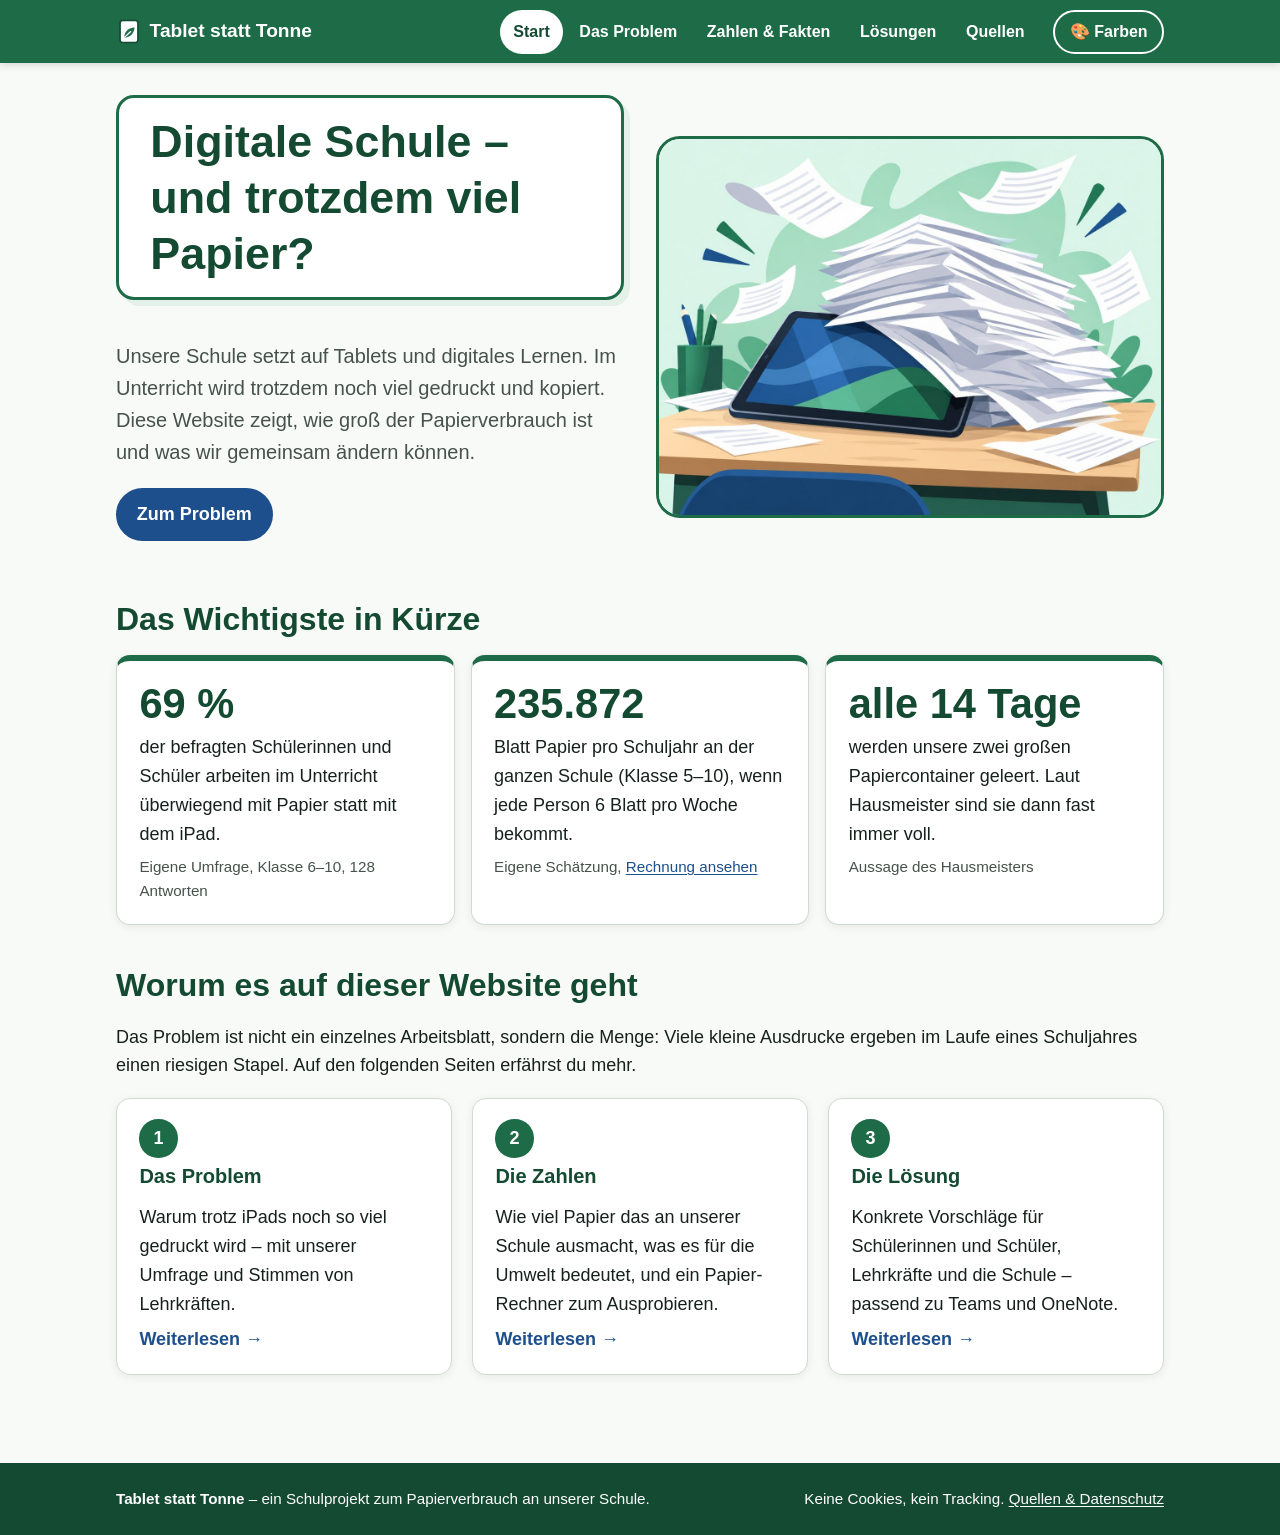
<file: index.html>
<!DOCTYPE html>
<html lang="de">
<head>
  <meta charset="utf-8">
  <meta name="viewport" content="width=device-width, initial-scale=1, viewport-fit=cover">
  <title>Digitale Schule – und trotzdem viel Papier? | Tablet statt Tonne</title>
  <meta name="description" content="Ein Schulprojekt über den Papierverbrauch an unserer Schule – mit Zahlen, Umfrage und konkreten Vorschlägen zum Papiersparen.">
  <link rel="icon" href="bilder/icon.svg" type="image/svg+xml">
  <link rel="stylesheet" href="css/style.css">
  <script src="js/farben.js"></script>
</head>
<body>
  <a class="skip-link" href="#inhalt">Zum Inhalt springen</a>

  <header class="kopf">
    <div class="inhalt-breite">
      <a class="logo" href="index.html"><img src="bilder/icon.svg" alt="" width="26" height="26">Tablet statt Tonne</a>
      <nav class="menue" aria-label="Hauptmenü">
        <ul>
          <li><a href="index.html" aria-current="page">Start</a></li>
          <li><a href="problem.html">Das Problem</a></li>
          <li><a href="zahlen.html">Zahlen &amp; Fakten</a></li>
          <li><a href="loesungen.html">Lösungen</a></li>
          <li><a href="quellen.html">Quellen</a></li>
        </ul>
      </nav>
    </div>
  </header>

  <main id="inhalt" class="inhalt-breite">
    <section class="hero" aria-labelledby="titel">
      <div>
        <h1 id="titel">Digitale Schule – und trotzdem viel Papier?</h1>
        <p class="einleitung">Unsere Schule setzt auf Tablets und digitales Lernen. Im Unterricht wird trotzdem noch viel gedruckt und kopiert. Diese Website zeigt, wie groß der Papierverbrauch ist und was wir gemeinsam ändern können.</p>
        <p><a class="knopf" href="problem.html">Zum Problem</a></p>
      </div>
      <div class="hero-bild hero-bild-voll">
        <img src="bilder/hero-ki.jpg" width="1200" height="900" alt="Illustration: Auf einem Schultisch liegt ein Tablet, halb begraben unter einem riesigen, schiefen Stapel Arbeitsblätter. Weitere Blätter fliegen durch die Luft.">
      </div>
    </section>

    <section class="abschnitt" aria-labelledby="kurz">
      <h2 id="kurz">Das Wichtigste in Kürze</h2>
      <div class="kernzahlen">
        <div class="karte kernzahl">
          <span class="zahl">69&nbsp;%</span>
          <p>der befragten Schülerinnen und Schüler arbeiten im Unterricht überwiegend mit Papier statt mit dem iPad.</p>
          <p class="quelle">Eigene Umfrage, Klasse 6–10, 128 Antworten</p>
        </div>
        <div class="karte kernzahl">
          <span class="zahl">235.872</span>
          <p>Blatt Papier pro Schuljahr an der ganzen Schule (Klasse 5–10), wenn jede Person 6 Blatt pro Woche bekommt.</p>
          <p class="quelle">Eigene Schätzung, <a href="zahlen.html">Rechnung ansehen</a></p>
        </div>
        <div class="karte kernzahl">
          <span class="zahl">alle 14 Tage</span>
          <p>werden unsere zwei großen Papiercontainer geleert. Laut Hausmeister sind sie dann fast immer voll.</p>
          <p class="quelle">Aussage des Hausmeisters</p>
        </div>
      </div>
    </section>

    <section class="abschnitt" aria-labelledby="themen">
      <h2 id="themen">Worum es auf dieser Website geht</h2>
      <p>Das Problem ist nicht ein einzelnes Arbeitsblatt, sondern die Menge: Viele kleine Ausdrucke ergeben im Laufe eines Schuljahres einen riesigen Stapel. Auf den folgenden Seiten erfährst du mehr.</p>
      <div class="kacheln">
        <a class="karte kachel" href="problem.html">
          <span class="nummer" aria-hidden="true">1</span>
          <h3>Das Problem</h3>
          <span>Warum trotz iPads noch so viel gedruckt wird – mit unserer Umfrage und Stimmen von Lehrkräften.</span>
          <span class="weiter">Weiterlesen →</span>
        </a>
        <a class="karte kachel" href="zahlen.html">
          <span class="nummer" aria-hidden="true">2</span>
          <h3>Die Zahlen</h3>
          <span>Wie viel Papier das an unserer Schule ausmacht, was es für die Umwelt bedeutet, und ein Papier-Rechner zum Ausprobieren.</span>
          <span class="weiter">Weiterlesen →</span>
        </a>
        <a class="karte kachel" href="loesungen.html">
          <span class="nummer" aria-hidden="true">3</span>
          <h3>Die Lösung</h3>
          <span>Konkrete Vorschläge für Schülerinnen und Schüler, Lehrkräfte und die Schule – passend zu Teams und OneNote.</span>
          <span class="weiter">Weiterlesen →</span>
        </a>
      </div>
    </section>
  </main>

  <footer class="fuss">
    <div class="inhalt-breite">
      <p><strong>Tablet statt Tonne</strong> – ein Schulprojekt zum Papierverbrauch an unserer Schule.</p>
      <p>Keine Cookies, kein Tracking. <a href="quellen.html">Quellen &amp; Datenschutz</a></p>
    </div>
  </footer>
</body>
</html>
</file>
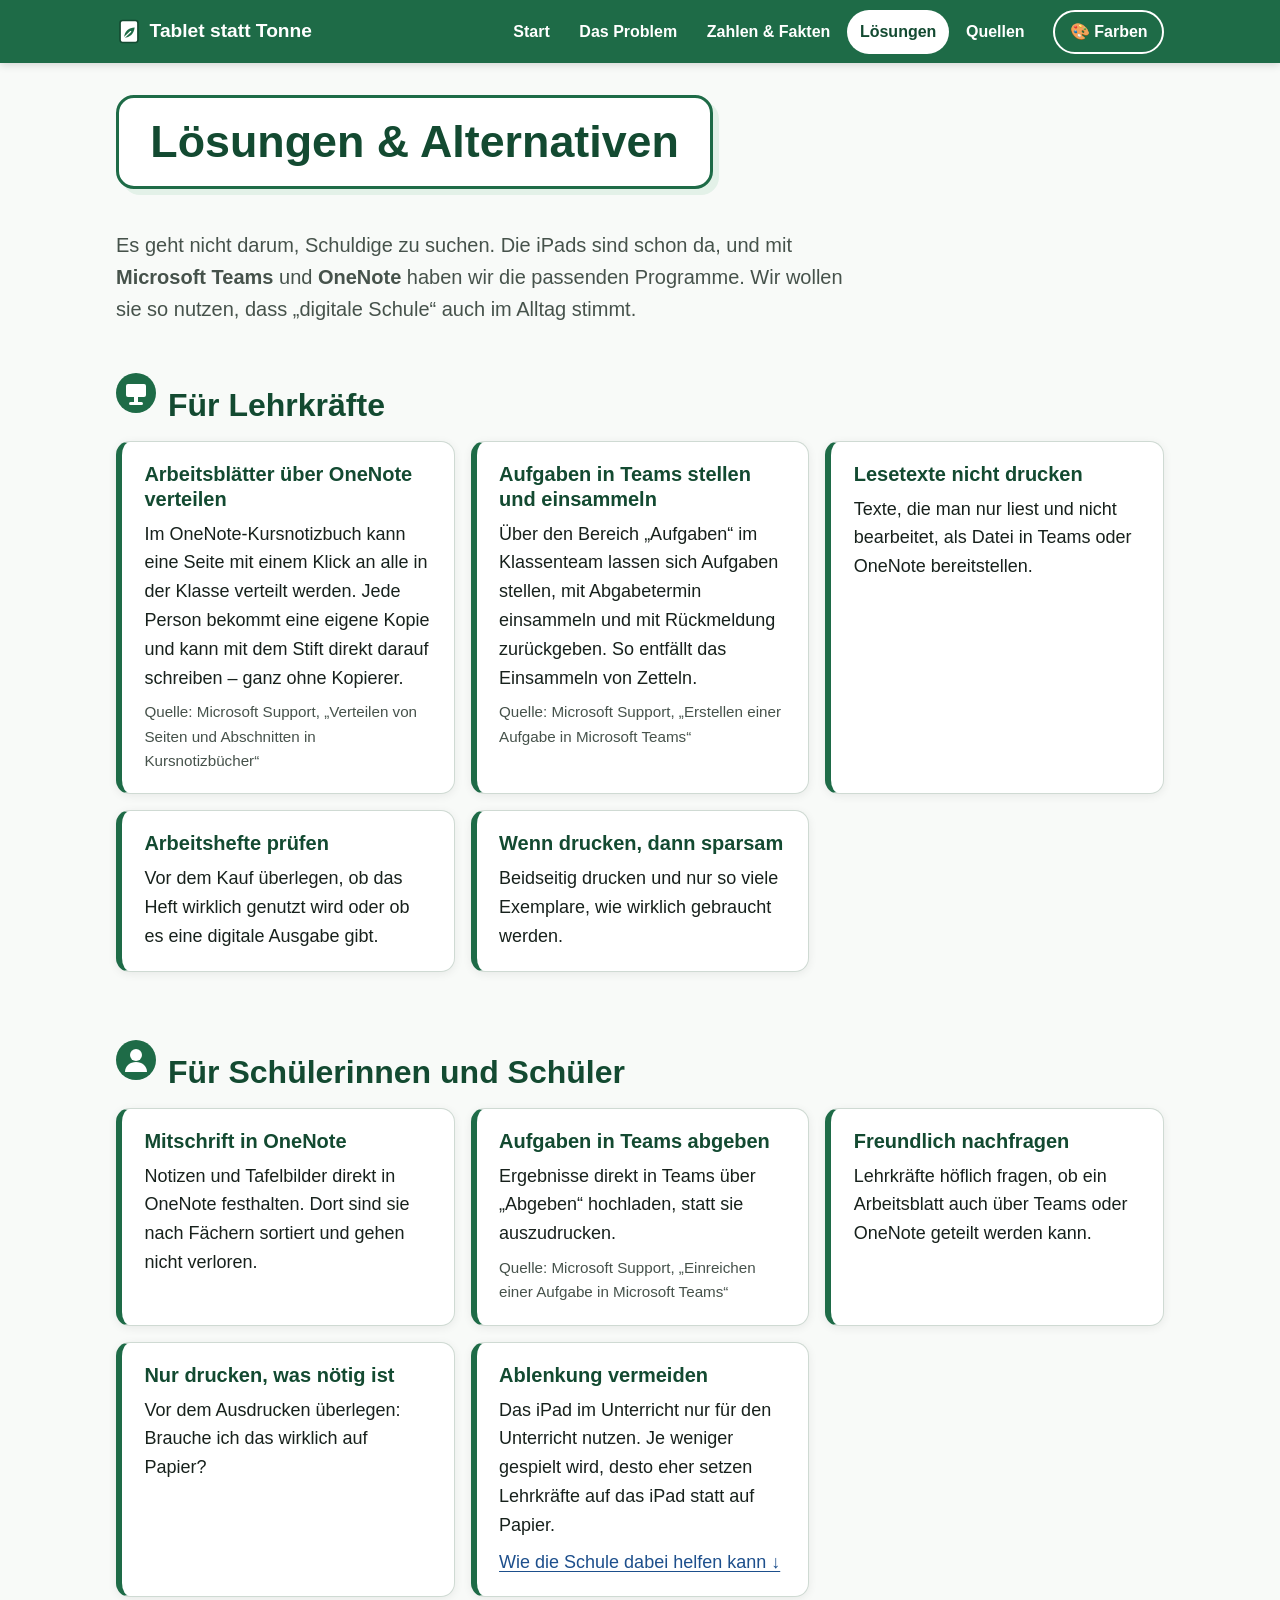
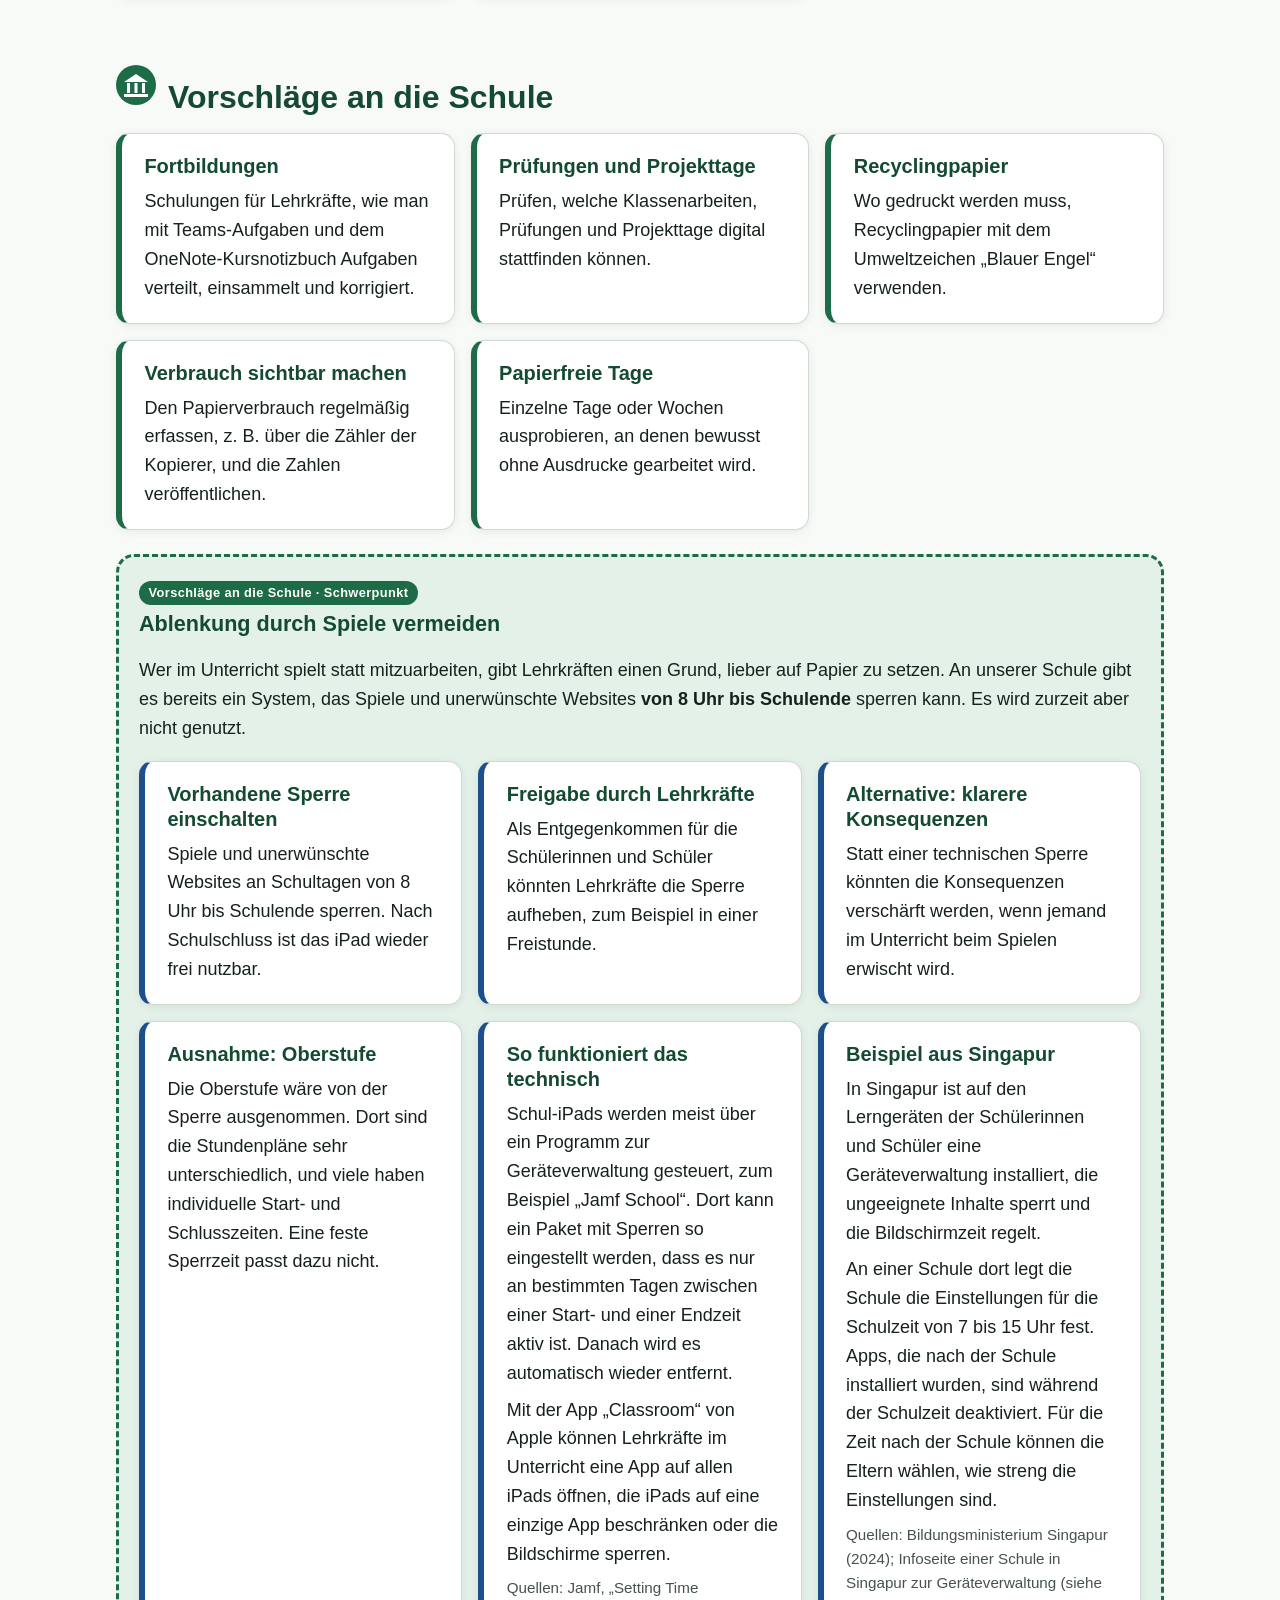
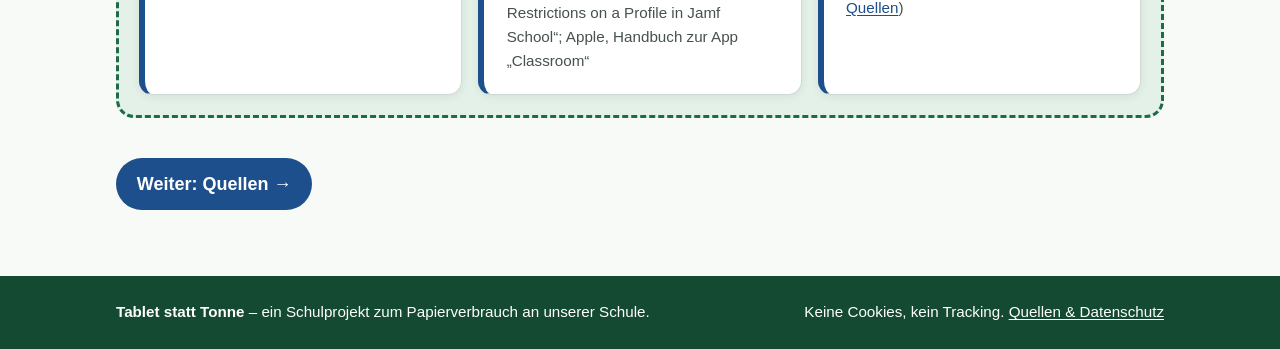
<file: loesungen.html>
<!DOCTYPE html>
<html lang="de">
<head>
  <meta charset="utf-8">
  <meta name="viewport" content="width=device-width, initial-scale=1, viewport-fit=cover">
  <title>Lösungen | Tablet statt Tonne</title>
  <meta name="description" content="Konkrete Vorschläge zum Papiersparen mit Teams und OneNote – für Schülerinnen und Schüler, Lehrkräfte und die Schule.">
  <link rel="icon" href="bilder/icon.svg" type="image/svg+xml">
  <link rel="stylesheet" href="css/style.css">
  <script src="js/farben.js"></script>
</head>
<body>
  <a class="skip-link" href="#inhalt">Zum Inhalt springen</a>

  <header class="kopf">
    <div class="inhalt-breite">
      <a class="logo" href="index.html"><img src="bilder/icon.svg" alt="" width="26" height="26">Tablet statt Tonne</a>
      <nav class="menue" aria-label="Hauptmenü">
        <ul>
          <li><a href="index.html">Start</a></li>
          <li><a href="problem.html">Das Problem</a></li>
          <li><a href="zahlen.html">Zahlen &amp; Fakten</a></li>
          <li><a href="loesungen.html" aria-current="page">Lösungen</a></li>
          <li><a href="quellen.html">Quellen</a></li>
        </ul>
      </nav>
    </div>
  </header>

  <main id="inhalt" class="inhalt-breite">
    <h1>Lösungen &amp; Alternativen</h1>
    <p class="einleitung">Es geht nicht darum, Schuldige zu suchen. Die iPads sind schon da, und mit <strong>Microsoft Teams</strong> und <strong>OneNote</strong> haben wir die passenden Programme. Wir wollen sie so nutzen, dass „digitale Schule“ auch im Alltag stimmt.</p>

    <section class="abschnitt" aria-labelledby="lehrkraefte">
      <div class="gruppe-kopf">
        <svg viewBox="0 0 40 40" aria-hidden="true"><circle class="ico-kreis" cx="20" cy="20" r="20"/><rect class="ico-bild" x="10" y="11" width="20" height="13" rx="2"/><rect class="ico-bild" x="18" y="24" width="4" height="6"/><rect class="ico-bild" x="13" y="29" width="14" height="3" rx="1.5"/></svg>
        <h2 id="lehrkraefte">Für Lehrkräfte</h2>
      </div>
      <ul class="tipps">
        <li class="karte">
          <h3>Arbeitsblätter über OneNote verteilen</h3>
          <p>Im OneNote-Kursnotizbuch kann eine Seite mit einem Klick an alle in der Klasse verteilt werden. Jede Person bekommt eine eigene Kopie und kann mit dem Stift direkt darauf schreiben – ganz ohne Kopierer.</p>
          <p class="quelle">Quelle: Microsoft Support, „Verteilen von Seiten und Abschnitten in Kursnotizbücher“</p>
        </li>
        <li class="karte">
          <h3>Aufgaben in Teams stellen und einsammeln</h3>
          <p>Über den Bereich „Aufgaben“ im Klassenteam lassen sich Aufgaben stellen, mit Abgabetermin einsammeln und mit Rückmeldung zurückgeben. So entfällt das Einsammeln von Zetteln.</p>
          <p class="quelle">Quelle: Microsoft Support, „Erstellen einer Aufgabe in Microsoft Teams“</p>
        </li>
        <li class="karte">
          <h3>Lesetexte nicht drucken</h3>
          <p>Texte, die man nur liest und nicht bearbeitet, als Datei in Teams oder OneNote bereitstellen.</p>
        </li>
        <li class="karte">
          <h3>Arbeitshefte prüfen</h3>
          <p>Vor dem Kauf überlegen, ob das Heft wirklich genutzt wird oder ob es eine digitale Ausgabe gibt.</p>
        </li>
        <li class="karte">
          <h3>Wenn drucken, dann sparsam</h3>
          <p>Beidseitig drucken und nur so viele Exemplare, wie wirklich gebraucht werden.</p>
        </li>
      </ul>
    </section>

    <section class="abschnitt" aria-labelledby="schueler">
      <div class="gruppe-kopf">
        <svg viewBox="0 0 40 40" aria-hidden="true"><circle class="ico-kreis" cx="20" cy="20" r="20"/><circle class="ico-bild" cx="20" cy="15" r="6"/><path class="ico-bild" d="M9 32c0-6 5-10 11-10s11 4 11 10z"/></svg>
        <h2 id="schueler">Für Schülerinnen und Schüler</h2>
      </div>
      <ul class="tipps">
        <li class="karte">
          <h3>Mitschrift in OneNote</h3>
          <p>Notizen und Tafelbilder direkt in OneNote festhalten. Dort sind sie nach Fächern sortiert und gehen nicht verloren.</p>
        </li>
        <li class="karte">
          <h3>Aufgaben in Teams abgeben</h3>
          <p>Ergebnisse direkt in Teams über „Abgeben“ hochladen, statt sie auszudrucken.</p>
          <p class="quelle">Quelle: Microsoft Support, „Einreichen einer Aufgabe in Microsoft Teams“</p>
        </li>
        <li class="karte">
          <h3>Freundlich nachfragen</h3>
          <p>Lehrkräfte höflich fragen, ob ein Arbeitsblatt auch über Teams oder OneNote geteilt werden kann.</p>
        </li>
        <li class="karte">
          <h3>Nur drucken, was nötig ist</h3>
          <p>Vor dem Ausdrucken überlegen: Brauche ich das wirklich auf Papier?</p>
        </li>
        <li class="karte">
          <h3>Ablenkung vermeiden</h3>
          <p>Das iPad im Unterricht nur für den Unterricht nutzen. Je weniger gespielt wird, desto eher setzen Lehrkräfte auf das iPad statt auf Papier.</p>
          <p><a href="#ablenkung">Wie die Schule dabei helfen kann ↓</a></p>
        </li>
      </ul>
    </section>

    <section class="abschnitt" aria-labelledby="schule">
      <div class="gruppe-kopf">
        <svg viewBox="0 0 40 40" aria-hidden="true"><circle class="ico-kreis" cx="20" cy="20" r="20"/><path class="ico-bild" d="M8 17L20 9l12 8z"/><rect class="ico-bild" x="11" y="18" width="3" height="10"/><rect class="ico-bild" x="18.5" y="18" width="3" height="10"/><rect class="ico-bild" x="26" y="18" width="3" height="10"/><rect class="ico-bild" x="8" y="29" width="24" height="3"/></svg>
        <h2 id="schule">Vorschläge an die Schule</h2>
      </div>
      <ul class="tipps">
        <li class="karte"><h3>Fortbildungen</h3><p>Schulungen für Lehrkräfte, wie man mit Teams-Aufgaben und dem OneNote-Kursnotizbuch Aufgaben verteilt, einsammelt und korrigiert.</p></li>
        <li class="karte"><h3>Prüfungen und Projekttage</h3><p>Prüfen, welche Klassenarbeiten, Prüfungen und Projekttage digital stattfinden können.</p></li>
        <li class="karte"><h3>Recyclingpapier</h3><p>Wo gedruckt werden muss, Recyclingpapier mit dem Umweltzeichen „Blauer Engel“ verwenden.</p></li>
        <li class="karte"><h3>Verbrauch sichtbar machen</h3><p>Den Papierverbrauch regelmäßig erfassen, z. B. über die Zähler der Kopierer, und die Zahlen veröffentlichen.</p></li>
        <li class="karte"><h3>Papierfreie Tage</h3><p>Einzelne Tage oder Wochen ausprobieren, an denen bewusst ohne Ausdrucke gearbeitet wird.</p></li>
      </ul>

      <div class="themenblock" id="ablenkung">
        <span class="marke">Vorschläge an die Schule · Schwerpunkt</span>
        <h3>Ablenkung durch Spiele vermeiden</h3>
        <p>Wer im Unterricht spielt statt mitzuarbeiten, gibt Lehrkräften einen Grund, lieber auf Papier zu setzen. An unserer Schule gibt es bereits ein System, das Spiele und unerwünschte Websites <strong>von 8 Uhr bis Schulende</strong> sperren kann. Es wird zurzeit aber nicht genutzt.</p>
        <ul class="tipps">
          <li class="karte">
            <h3>Vorhandene Sperre einschalten</h3>
            <p>Spiele und unerwünschte Websites an Schultagen von 8 Uhr bis Schulende sperren. Nach Schulschluss ist das iPad wieder frei nutzbar.</p>
          </li>
          <li class="karte">
            <h3>Freigabe durch Lehrkräfte</h3>
            <p>Als Entgegenkommen für die Schülerinnen und Schüler könnten Lehrkräfte die Sperre aufheben, zum Beispiel in einer Freistunde.</p>
          </li>
          <li class="karte">
            <h3>Alternative: klarere Konsequenzen</h3>
            <p>Statt einer technischen Sperre könnten die Konsequenzen verschärft werden, wenn jemand im Unterricht beim Spielen erwischt wird.</p>
          </li>
          <li class="karte">
            <h3>Ausnahme: Oberstufe</h3>
            <p>Die Oberstufe wäre von der Sperre ausgenommen. Dort sind die Stundenpläne sehr unterschiedlich, und viele haben individuelle Start- und Schlusszeiten. Eine feste Sperrzeit passt dazu nicht.</p>
          </li>
          <li class="karte">
            <h3>So funktioniert das technisch</h3>
            <p>Schul-iPads werden meist über ein Programm zur Geräteverwaltung gesteuert, zum Beispiel „Jamf School“. Dort kann ein Paket mit Sperren so eingestellt werden, dass es nur an bestimmten Tagen zwischen einer Start- und einer Endzeit aktiv ist. Danach wird es automatisch wieder entfernt.</p>
            <p>Mit der App „Classroom“ von Apple können Lehrkräfte im Unterricht eine App auf allen iPads öffnen, die iPads auf eine einzige App beschränken oder die Bildschirme sperren.</p>
            <p class="quelle">Quellen: Jamf, „Setting Time Restrictions on a Profile in Jamf School“; Apple, Handbuch zur App „Classroom“</p>
          </li>
          <li class="karte">
            <h3>Beispiel aus Singapur</h3>
            <p>In Singapur ist auf den Lerngeräten der Schülerinnen und Schüler eine Geräteverwaltung installiert, die ungeeignete Inhalte sperrt und die Bildschirmzeit regelt.</p>
            <p>An einer Schule dort legt die Schule die Einstellungen für die Schulzeit von 7 bis 15 Uhr fest. Apps, die nach der Schule installiert wurden, sind während der Schulzeit deaktiviert. Für die Zeit nach der Schule können die Eltern wählen, wie streng die Einstellungen sind.</p>
            <p class="quelle">Quellen: Bildungsministerium Singapur (2024); Infoseite einer Schule in Singapur zur Geräteverwaltung (siehe <a href="quellen.html">Quellen</a>)</p>
          </li>
        </ul>
      </div>
    </section>

    <p><a class="knopf" href="quellen.html">Weiter: Quellen →</a></p>
  </main>

  <footer class="fuss">
    <div class="inhalt-breite">
      <p><strong>Tablet statt Tonne</strong> – ein Schulprojekt zum Papierverbrauch an unserer Schule.</p>
      <p>Keine Cookies, kein Tracking. <a href="quellen.html">Quellen &amp; Datenschutz</a></p>
    </div>
  </footer>
</body>
</html>
</file>
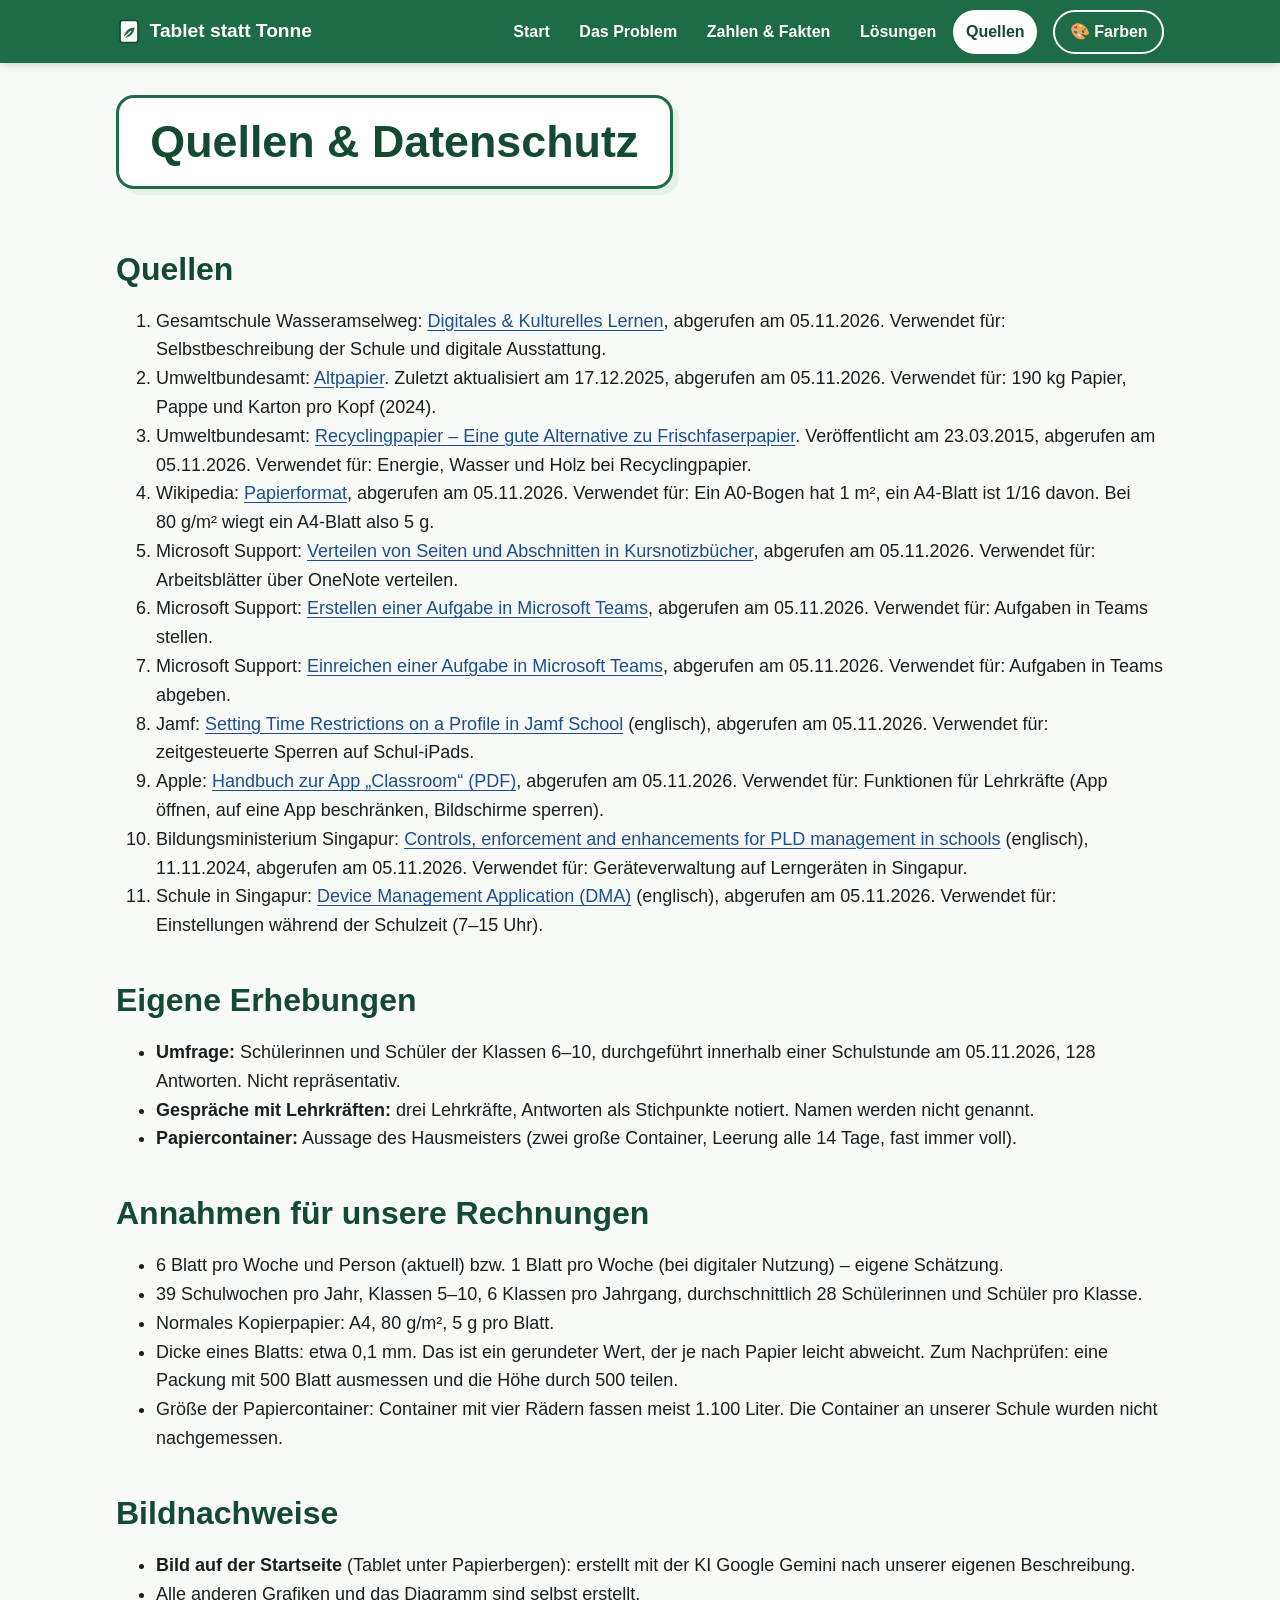
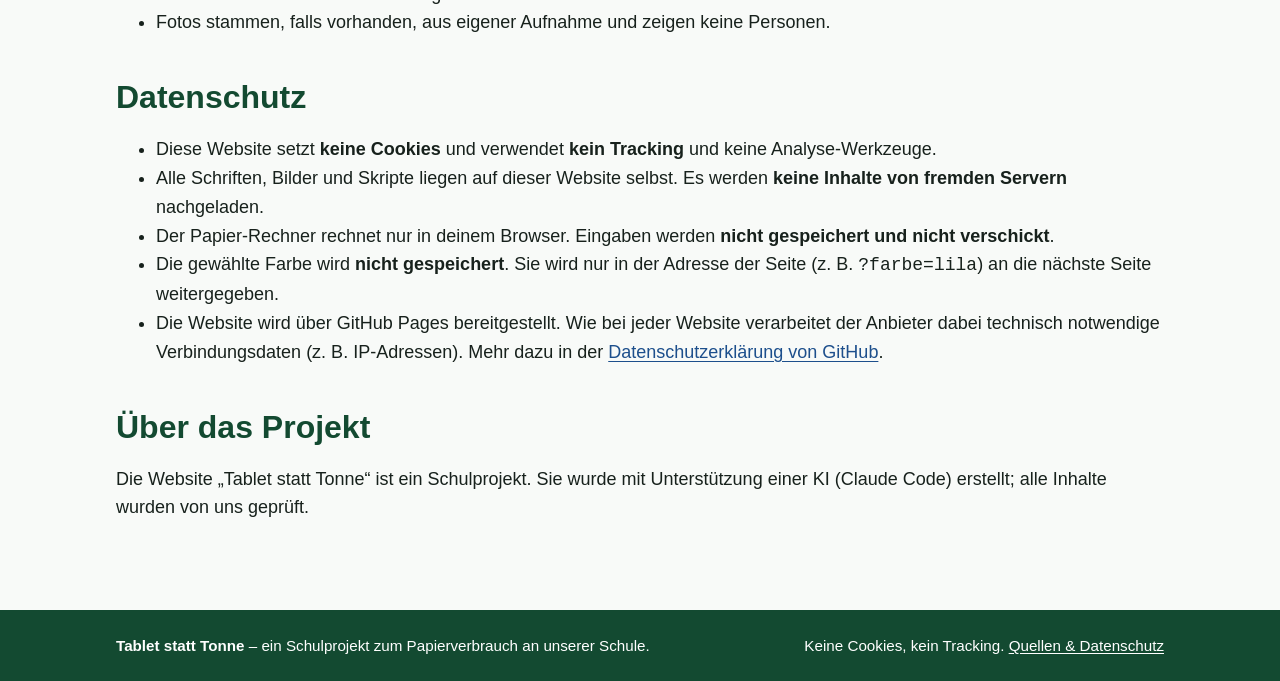
<file: quellen.html>
<!DOCTYPE html>
<html lang="de">
<head>
  <meta charset="utf-8">
  <meta name="viewport" content="width=device-width, initial-scale=1, viewport-fit=cover">
  <title>Quellen &amp; Datenschutz | Tablet statt Tonne</title>
  <meta name="description" content="Quellen, eigene Erhebungen, Annahmen, Bildnachweise und Datenschutzhinweise des Projekts „Tablet statt Tonne“.">
  <link rel="icon" href="bilder/icon.svg" type="image/svg+xml">
  <link rel="stylesheet" href="css/style.css">
  <script src="js/farben.js"></script>
</head>
<body>
  <a class="skip-link" href="#inhalt">Zum Inhalt springen</a>

  <header class="kopf">
    <div class="inhalt-breite">
      <a class="logo" href="index.html"><img src="bilder/icon.svg" alt="" width="26" height="26">Tablet statt Tonne</a>
      <nav class="menue" aria-label="Hauptmenü">
        <ul>
          <li><a href="index.html">Start</a></li>
          <li><a href="problem.html">Das Problem</a></li>
          <li><a href="zahlen.html">Zahlen &amp; Fakten</a></li>
          <li><a href="loesungen.html">Lösungen</a></li>
          <li><a href="quellen.html" aria-current="page">Quellen</a></li>
        </ul>
      </nav>
    </div>
  </header>

  <main id="inhalt" class="inhalt-breite">
    <h1>Quellen &amp; Datenschutz</h1>

    <section class="abschnitt" aria-labelledby="quellen">
      <h2 id="quellen">Quellen</h2>
      <ol>
        <li>Gesamtschule Wasseramselweg: <a href="https://www.gesamtschule-wasseramselweg.de/digitales-und-kulturelles-lernen">Digitales &amp; Kulturelles Lernen</a>, abgerufen am 05.11.2026. Verwendet für: Selbstbeschreibung der Schule und digitale Ausstattung.</li>
        <li>Umweltbundesamt: <a href="https://www.umweltbundesamt.de/daten/ressourcen-abfall/verwertung-entsorgung-ausgewaehlter-abfallarten/altpapier">Altpapier</a>. Zuletzt aktualisiert am 17.12.2025, abgerufen am 05.11.2026. Verwendet für: 190&nbsp;kg Papier, Pappe und Karton pro Kopf (2024).</li>
        <li>Umweltbundesamt: <a href="https://www.umweltbundesamt.de/themen/recyclingpapier-eine-gute-alternative-zu">Recyclingpapier – Eine gute Alternative zu Frischfaserpapier</a>. Veröffentlicht am 23.03.2015, abgerufen am 05.11.2026. Verwendet für: Energie, Wasser und Holz bei Recyclingpapier.</li>
        <li>Wikipedia: <a href="https://de.wikipedia.org/wiki/Papierformat">Papierformat</a>, abgerufen am 05.11.2026. Verwendet für: Ein A0-Bogen hat 1&nbsp;m², ein A4-Blatt ist 1/16 davon. Bei 80&nbsp;g/m² wiegt ein A4-Blatt also 5&nbsp;g.</li>
        <li>Microsoft Support: <a href="https://support.microsoft.com/de-de/education/onenote/distribute-pages-and-sections-to-class-notebooks">Verteilen von Seiten und Abschnitten in Kursnotizbücher</a>, abgerufen am 05.11.2026. Verwendet für: Arbeitsblätter über OneNote verteilen.</li>
        <li>Microsoft Support: <a href="https://support.microsoft.com/de-de/education/assignments/create-an-assignment-in-microsoft-teams">Erstellen einer Aufgabe in Microsoft Teams</a>, abgerufen am 05.11.2026. Verwendet für: Aufgaben in Teams stellen.</li>
        <li>Microsoft Support: <a href="https://support.microsoft.com/de-de/topic/einreichen-einer-aufgabe-in-microsoft-teams-e25f383a-b747-4a0b-b6d5-a2845a52092b">Einreichen einer Aufgabe in Microsoft Teams</a>, abgerufen am 05.11.2026. Verwendet für: Aufgaben in Teams abgeben.</li>
        <li>Jamf: <a href="https://support.jamf.com/en/articles/11750353-setting-time-restrictions-on-a-profile-in-jamf-school">Setting Time Restrictions on a Profile in Jamf School</a> (englisch), abgerufen am 05.11.2026. Verwendet für: zeitgesteuerte Sperren auf Schul-iPads.</li>
        <li>Apple: <a href="https://www.apple.com/de/education/docs/getting-started-with-classroom.pdf">Handbuch zur App „Classroom“ (PDF)</a>, abgerufen am 05.11.2026. Verwendet für: Funktionen für Lehrkräfte (App öffnen, auf eine App beschränken, Bildschirme sperren).</li>
        <li>Bildungsministerium Singapur: <a href="https://www.moe.gov.sg/news/parliamentary-replies/20241111-controls-enforcement-and-enhancements-for-pld-management-in-schools-to-effectively-support-students-learning">Controls, enforcement and enhancements for PLD management in schools</a> (englisch), 11.11.2024, abgerufen am 05.11.2026. Verwendet für: Geräteverwaltung auf Lerngeräten in Singapur.</li>
        <li>Schule in Singapur: <a href="https://ndlp.hci.edu.sg/dma">Device Management Application (DMA)</a> (englisch), abgerufen am 05.11.2026. Verwendet für: Einstellungen während der Schulzeit (7–15 Uhr).</li>
      </ol>
    </section>

    <section class="abschnitt" aria-labelledby="eigene">
      <h2 id="eigene">Eigene Erhebungen</h2>
      <ul>
        <li><strong>Umfrage:</strong> Schülerinnen und Schüler der Klassen 6–10, durchgeführt innerhalb einer Schulstunde am 05.11.2026, 128 Antworten. Nicht repräsentativ.</li>
        <li><strong>Gespräche mit Lehrkräften:</strong> drei Lehrkräfte, Antworten als Stichpunkte notiert. Namen werden nicht genannt.</li>
        <li><strong>Papiercontainer:</strong> Aussage des Hausmeisters (zwei große Container, Leerung alle 14 Tage, fast immer voll).</li>
      </ul>
    </section>

    <section class="abschnitt" aria-labelledby="annahmen">
      <h2 id="annahmen">Annahmen für unsere Rechnungen</h2>
      <ul>
        <li>6 Blatt pro Woche und Person (aktuell) bzw. 1 Blatt pro Woche (bei digitaler Nutzung) – eigene Schätzung.</li>
        <li>39 Schulwochen pro Jahr, Klassen 5–10, 6 Klassen pro Jahrgang, durchschnittlich 28 Schülerinnen und Schüler pro Klasse.</li>
        <li>Normales Kopierpapier: A4, 80&nbsp;g/m², 5&nbsp;g pro Blatt.</li>
        <li>Dicke eines Blatts: etwa 0,1&nbsp;mm. Das ist ein gerundeter Wert, der je nach Papier leicht abweicht. Zum Nachprüfen: eine Packung mit 500 Blatt ausmessen und die Höhe durch 500 teilen.</li>
        <li>Größe der Papiercontainer: Container mit vier Rädern fassen meist 1.100 Liter. Die Container an unserer Schule wurden nicht nachgemessen.</li>
      </ul>
    </section>

    <section class="abschnitt" aria-labelledby="bilder">
      <h2 id="bilder">Bildnachweise</h2>
      <ul>
        <li><strong>Bild auf der Startseite</strong> (Tablet unter Papierbergen): erstellt mit der KI Google Gemini nach unserer eigenen Beschreibung.</li>
        <li>Alle anderen Grafiken und das Diagramm sind selbst erstellt.</li>
        <li>Fotos stammen, falls vorhanden, aus eigener Aufnahme und zeigen keine Personen.</li>
      </ul>
    </section>

    <section class="abschnitt" aria-labelledby="datenschutz">
      <h2 id="datenschutz">Datenschutz</h2>
      <ul>
        <li>Diese Website setzt <strong>keine Cookies</strong> und verwendet <strong>kein Tracking</strong> und keine Analyse-Werkzeuge.</li>
        <li>Alle Schriften, Bilder und Skripte liegen auf dieser Website selbst. Es werden <strong>keine Inhalte von fremden Servern</strong> nachgeladen.</li>
        <li>Der Papier-Rechner rechnet nur in deinem Browser. Eingaben werden <strong>nicht gespeichert und nicht verschickt</strong>.</li>
        <li>Die gewählte Farbe wird <strong>nicht gespeichert</strong>. Sie wird nur in der Adresse der Seite (z. B. <code>?farbe=lila</code>) an die nächste Seite weitergegeben.</li>
        <li>Die Website wird über GitHub Pages bereitgestellt. Wie bei jeder Website verarbeitet der Anbieter dabei technisch notwendige Verbindungsdaten (z. B. IP-Adressen). Mehr dazu in der <a href="https://docs.github.com/de/site-policy/privacy-policies/github-general-privacy-statement">Datenschutzerklärung von GitHub</a>.</li>
      </ul>
    </section>

    <section class="abschnitt" aria-labelledby="ueber">
      <h2 id="ueber">Über das Projekt</h2>
      <p>Die Website „Tablet statt Tonne“ ist ein Schulprojekt. Sie wurde mit Unterstützung einer KI (Claude Code) erstellt; alle Inhalte wurden von uns geprüft.</p>
    </section>
  </main>

  <footer class="fuss">
    <div class="inhalt-breite">
      <p><strong>Tablet statt Tonne</strong> – ein Schulprojekt zum Papierverbrauch an unserer Schule.</p>
      <p>Keine Cookies, kein Tracking. <a href="quellen.html">Quellen &amp; Datenschutz</a></p>
    </div>
  </footer>
</body>
</html>
</file>
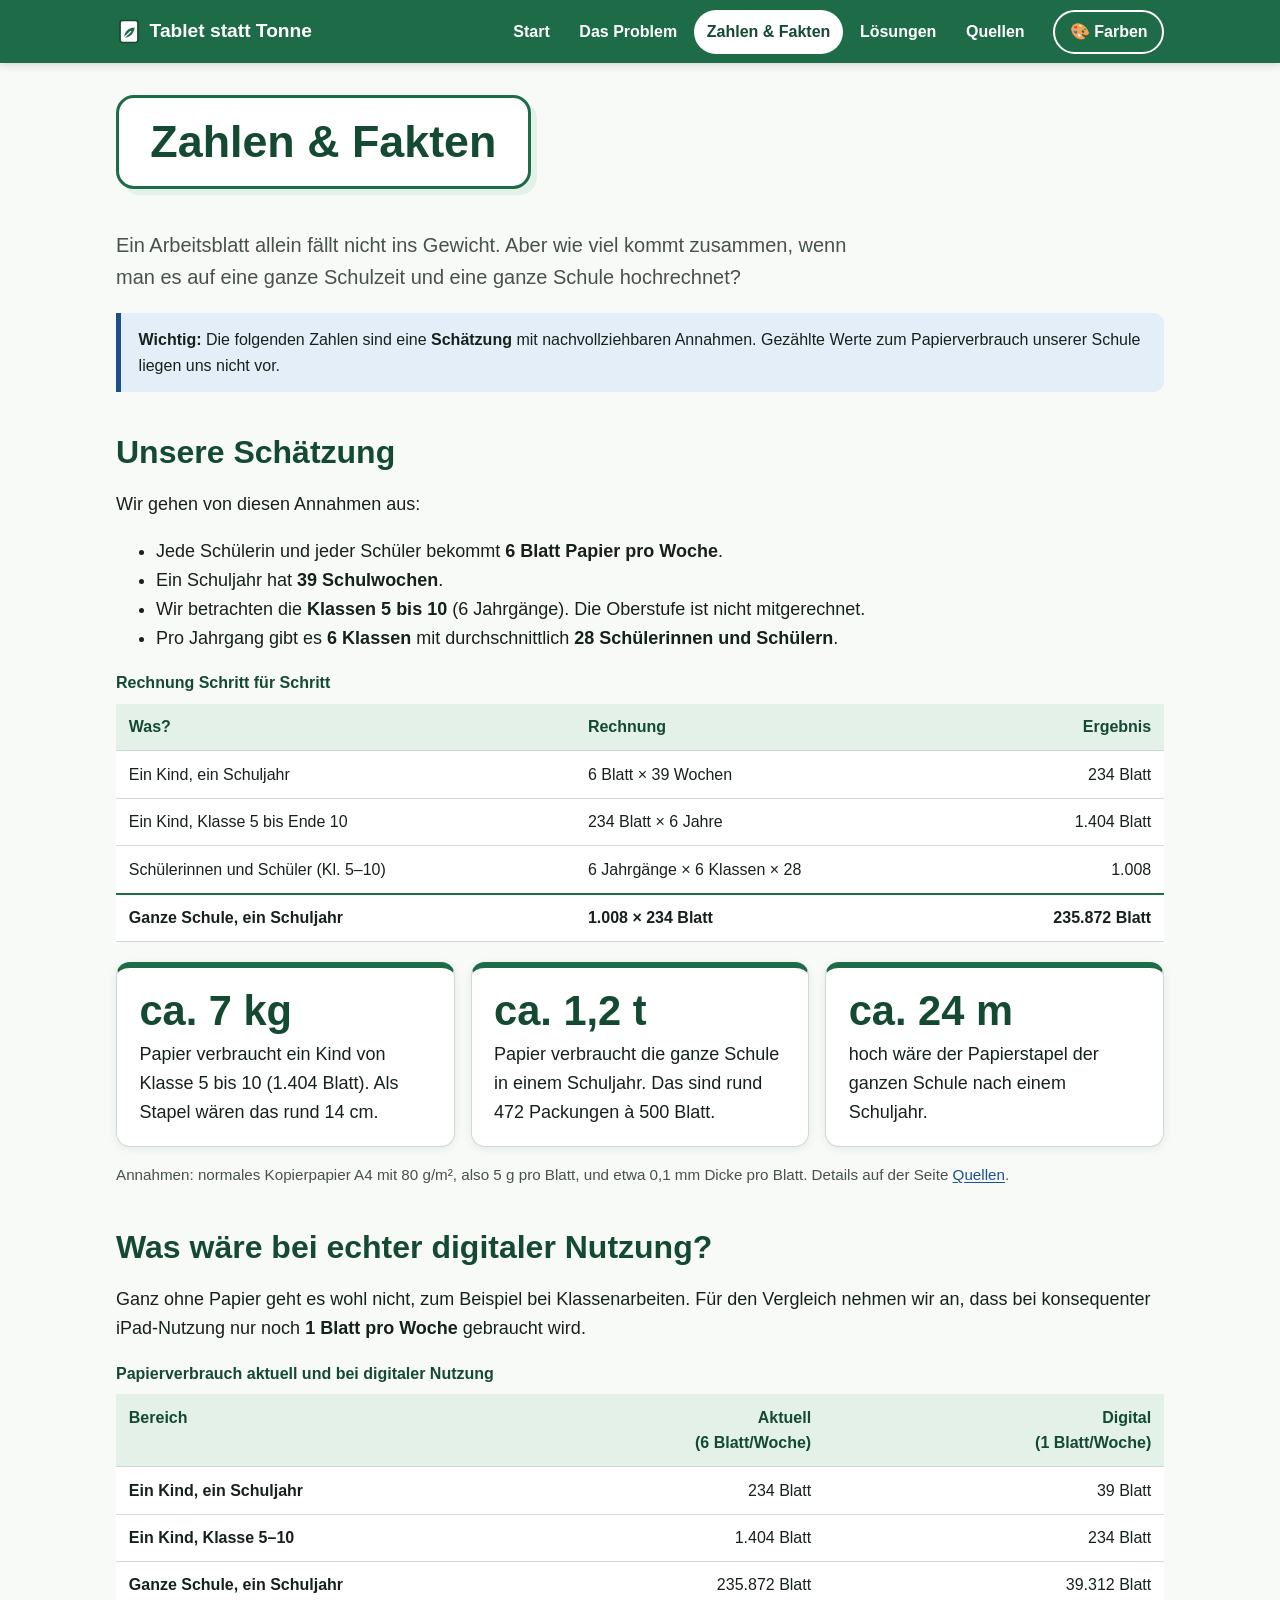
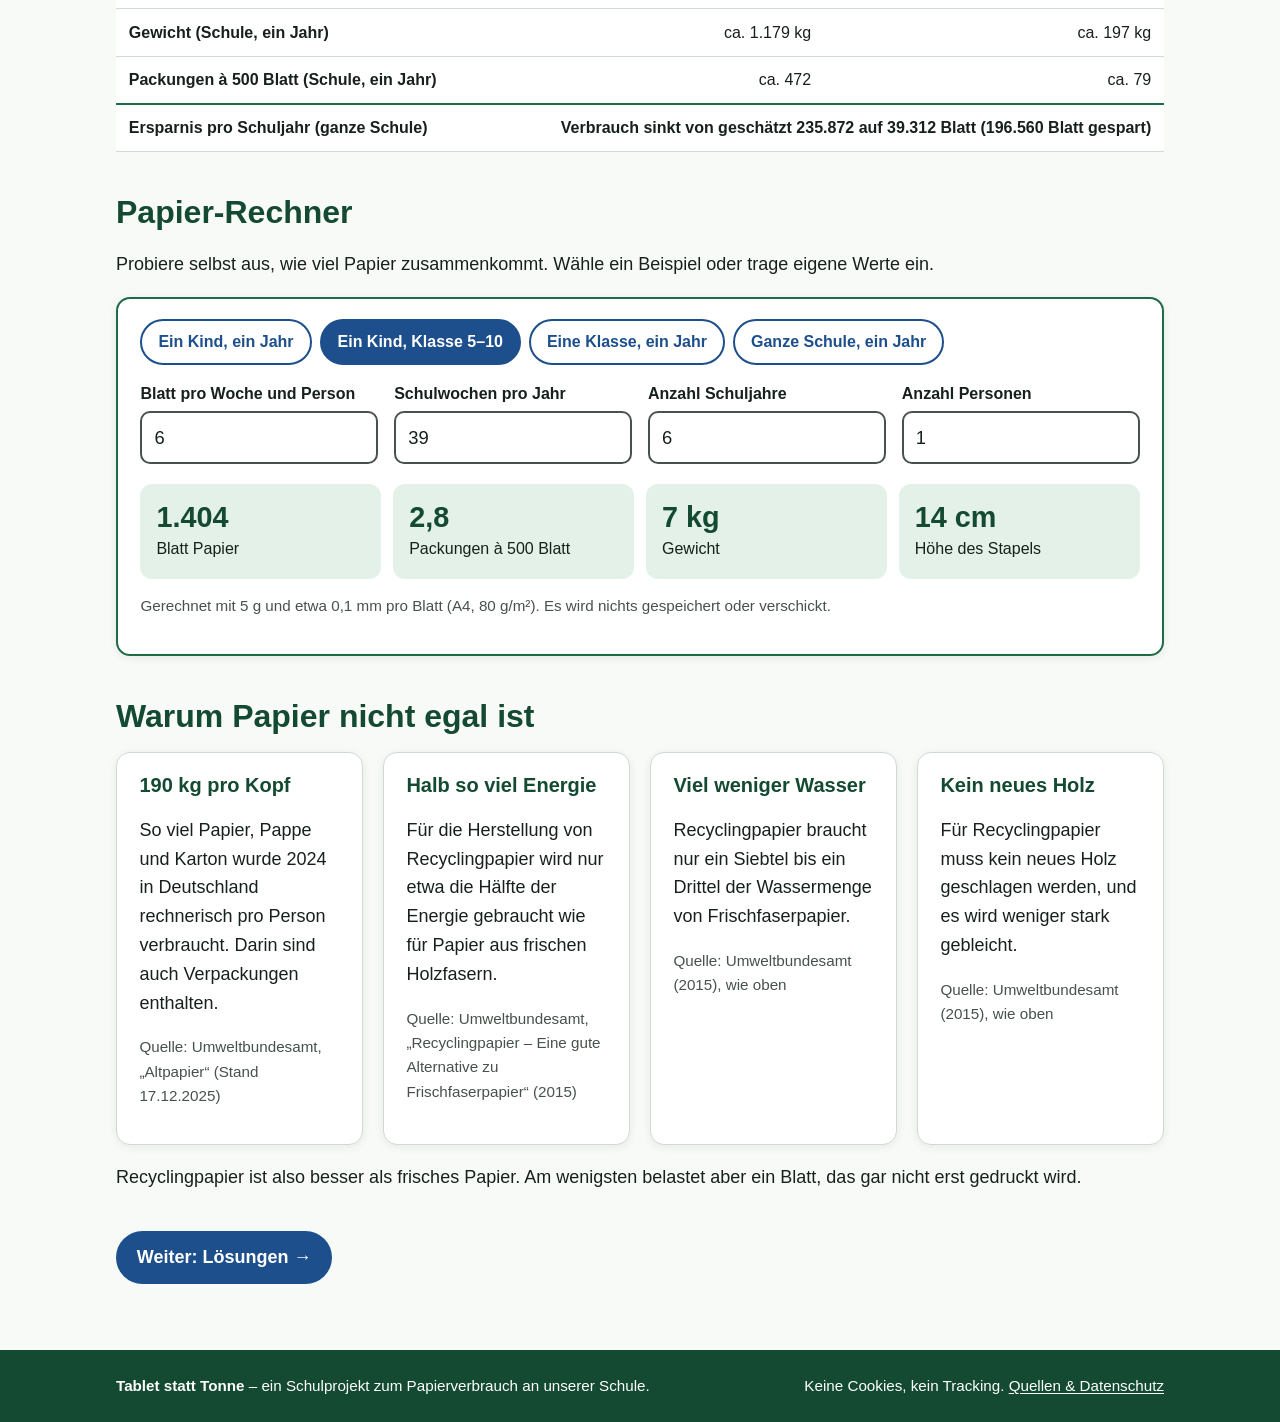
<file: zahlen.html>
<!DOCTYPE html>
<html lang="de">
<head>
  <meta charset="utf-8">
  <meta name="viewport" content="width=device-width, initial-scale=1, viewport-fit=cover">
  <title>Zahlen &amp; Fakten | Tablet statt Tonne</title>
  <meta name="description" content="Wie viel Papier verbraucht unsere Schule? Unsere Schätzung, der Vergleich mit digitalem Unterricht, Umweltfakten und ein Papier-Rechner.">
  <link rel="icon" href="bilder/icon.svg" type="image/svg+xml">
  <link rel="stylesheet" href="css/style.css">
  <script src="js/farben.js"></script>
</head>
<body>
  <a class="skip-link" href="#inhalt">Zum Inhalt springen</a>

  <header class="kopf">
    <div class="inhalt-breite">
      <a class="logo" href="index.html"><img src="bilder/icon.svg" alt="" width="26" height="26">Tablet statt Tonne</a>
      <nav class="menue" aria-label="Hauptmenü">
        <ul>
          <li><a href="index.html">Start</a></li>
          <li><a href="problem.html">Das Problem</a></li>
          <li><a href="zahlen.html" aria-current="page">Zahlen &amp; Fakten</a></li>
          <li><a href="loesungen.html">Lösungen</a></li>
          <li><a href="quellen.html">Quellen</a></li>
        </ul>
      </nav>
    </div>
  </header>

  <main id="inhalt" class="inhalt-breite">
    <h1>Zahlen &amp; Fakten</h1>
    <p class="einleitung">Ein Arbeitsblatt allein fällt nicht ins Gewicht. Aber wie viel kommt zusammen, wenn man es auf eine ganze Schulzeit und eine ganze Schule hochrechnet?</p>

    <p class="hinweis"><strong>Wichtig:</strong> Die folgenden Zahlen sind eine <strong>Schätzung</strong> mit nachvollziehbaren Annahmen. Gezählte Werte zum Papierverbrauch unserer Schule liegen uns nicht vor.</p>

    <section class="abschnitt" aria-labelledby="schaetzung">
      <h2 id="schaetzung">Unsere Schätzung</h2>
      <p>Wir gehen von diesen Annahmen aus:</p>
      <ul>
        <li>Jede Schülerin und jeder Schüler bekommt <strong>6 Blatt Papier pro Woche</strong>.</li>
        <li>Ein Schuljahr hat <strong>39 Schulwochen</strong>.</li>
        <li>Wir betrachten die <strong>Klassen 5 bis 10</strong> (6 Jahrgänge). Die Oberstufe ist nicht mitgerechnet.</li>
        <li>Pro Jahrgang gibt es <strong>6 Klassen</strong> mit durchschnittlich <strong>28 Schülerinnen und Schülern</strong>.</li>
      </ul>
      <div class="tabelle-huelle">
        <table>
          <caption>Rechnung Schritt für Schritt</caption>
          <thead><tr><th scope="col">Was?</th><th scope="col">Rechnung</th><th scope="col" class="num">Ergebnis</th></tr></thead>
          <tbody>
            <tr><td>Ein Kind, ein Schuljahr</td><td>6 Blatt × 39 Wochen</td><td class="num">234 Blatt</td></tr>
            <tr><td>Ein Kind, Klasse 5 bis Ende 10</td><td>234 Blatt × 6 Jahre</td><td class="num">1.404 Blatt</td></tr>
            <tr><td>Schülerinnen und Schüler (Kl. 5–10)</td><td>6 Jahrgänge × 6 Klassen × 28</td><td class="num">1.008</td></tr>
            <tr class="summe"><td>Ganze Schule, ein Schuljahr</td><td>1.008 × 234 Blatt</td><td class="num">235.872 Blatt</td></tr>
          </tbody>
        </table>
      </div>
      <div class="kernzahlen" style="margin-top:1.25rem">
        <div class="karte kernzahl">
          <span class="zahl">ca. 7&nbsp;kg</span>
          <p>Papier verbraucht ein Kind von Klasse 5 bis 10 (1.404 Blatt). Als Stapel wären das rund 14&nbsp;cm.</p>
        </div>
        <div class="karte kernzahl">
          <span class="zahl">ca. 1,2&nbsp;t</span>
          <p>Papier verbraucht die ganze Schule in einem Schuljahr. Das sind rund 472 Packungen à 500 Blatt.</p>
        </div>
        <div class="karte kernzahl">
          <span class="zahl">ca. 24&nbsp;m</span>
          <p>hoch wäre der Papierstapel der ganzen Schule nach einem Schuljahr.</p>
        </div>
      </div>
      <p class="quelle">Annahmen: normales Kopierpapier A4 mit 80&nbsp;g/m², also 5&nbsp;g pro Blatt, und etwa 0,1&nbsp;mm Dicke pro Blatt. Details auf der Seite <a href="quellen.html">Quellen</a>.</p>
    </section>

    <section class="abschnitt" aria-labelledby="vergleich">
      <h2 id="vergleich">Was wäre bei echter digitaler Nutzung?</h2>
      <p>Ganz ohne Papier geht es wohl nicht, zum Beispiel bei Klassenarbeiten. Für den Vergleich nehmen wir an, dass bei konsequenter iPad-Nutzung nur noch <strong>1 Blatt pro Woche</strong> gebraucht wird.</p>
      <div class="tabelle-huelle">
        <table>
          <caption>Papierverbrauch aktuell und bei digitaler Nutzung</caption>
          <thead>
            <tr><th scope="col">Bereich</th><th scope="col" class="num">Aktuell<br>(6 Blatt/Woche)</th><th scope="col" class="num">Digital<br>(1 Blatt/Woche)</th></tr>
          </thead>
          <tbody>
            <tr><th scope="row">Ein Kind, ein Schuljahr</th><td class="num">234 Blatt</td><td class="num">39 Blatt</td></tr>
            <tr><th scope="row">Ein Kind, Klasse 5–10</th><td class="num">1.404 Blatt</td><td class="num">234 Blatt</td></tr>
            <tr><th scope="row">Ganze Schule, ein Schuljahr</th><td class="num">235.872 Blatt</td><td class="num">39.312 Blatt</td></tr>
            <tr><th scope="row">Gewicht (Schule, ein Jahr)</th><td class="num">ca. 1.179&nbsp;kg</td><td class="num">ca. 197&nbsp;kg</td></tr>
            <tr><th scope="row">Packungen à 500 Blatt (Schule, ein Jahr)</th><td class="num">ca. 472</td><td class="num">ca. 79</td></tr>
            <tr class="summe"><th scope="row">Ersparnis pro Schuljahr (ganze Schule)</th><td class="num umbruch" colspan="2">Verbrauch sinkt von geschätzt 235.872 auf 39.312 Blatt (196.560 Blatt gespart)</td></tr>
          </tbody>
        </table>
      </div>
    </section>

    <section class="abschnitt" aria-labelledby="rechner-titel">
      <h2 id="rechner-titel">Papier-Rechner</h2>
      <p>Probiere selbst aus, wie viel Papier zusammenkommt. Wähle ein Beispiel oder trage eigene Werte ein.</p>
      <div class="karte rechner">
        <div class="vorlagen" role="group" aria-label="Beispiele">
          <button type="button" data-vorlage="6,39,1,1" aria-pressed="false">Ein Kind, ein Jahr</button>
          <button type="button" data-vorlage="6,39,6,1" aria-pressed="true">Ein Kind, Klasse 5–10</button>
          <button type="button" data-vorlage="6,39,1,28" aria-pressed="false">Eine Klasse, ein Jahr</button>
          <button type="button" data-vorlage="6,39,1,1008" aria-pressed="false">Ganze Schule, ein Jahr</button>
        </div>
        <form id="rechner-form" novalidate>
          <div>
            <label for="blatt">Blatt pro Woche und Person</label>
            <input id="blatt" name="blatt" type="number" inputmode="decimal" min="0" step="1" value="6">
          </div>
          <div>
            <label for="wochen">Schulwochen pro Jahr</label>
            <input id="wochen" name="wochen" type="number" inputmode="numeric" min="0" step="1" value="39">
          </div>
          <div>
            <label for="jahre">Anzahl Schuljahre</label>
            <input id="jahre" name="jahre" type="number" inputmode="numeric" min="0" step="1" value="6">
          </div>
          <div>
            <label for="personen">Anzahl Personen</label>
            <input id="personen" name="personen" type="number" inputmode="numeric" min="0" step="1" value="1">
          </div>
        </form>
        <div class="ergebnisse" aria-live="polite">
          <div class="ergebnis"><span class="zahl" id="erg-blatt">1.404</span><span>Blatt Papier</span></div>
          <div class="ergebnis"><span class="zahl" id="erg-packungen">2,8</span><span>Packungen à 500 Blatt</span></div>
          <div class="ergebnis"><span class="zahl" id="erg-gewicht">7 kg</span><span>Gewicht</span></div>
          <div class="ergebnis"><span class="zahl" id="erg-hoehe">14 cm</span><span>Höhe des Stapels</span></div>
        </div>
        <p class="quelle">Gerechnet mit 5&nbsp;g und etwa 0,1&nbsp;mm pro Blatt (A4, 80&nbsp;g/m²). Es wird nichts gespeichert oder verschickt.</p>
      </div>
    </section>

    <section class="abschnitt" aria-labelledby="umwelt">
      <h2 id="umwelt">Warum Papier nicht egal ist</h2>
      <div class="raster">
        <div class="karte">
          <h3>190&nbsp;kg pro Kopf</h3>
          <p>So viel Papier, Pappe und Karton wurde 2024 in Deutschland rechnerisch pro Person verbraucht. Darin sind auch Verpackungen enthalten.</p>
          <p class="quelle">Quelle: Umweltbundesamt, „Altpapier“ (Stand 17.12.2025)</p>
        </div>
        <div class="karte">
          <h3>Halb so viel Energie</h3>
          <p>Für die Herstellung von Recyclingpapier wird nur etwa die Hälfte der Energie gebraucht wie für Papier aus frischen Holzfasern.</p>
          <p class="quelle">Quelle: Umweltbundesamt, „Recyclingpapier – Eine gute Alternative zu Frischfaserpapier“ (2015)</p>
        </div>
        <div class="karte">
          <h3>Viel weniger Wasser</h3>
          <p>Recyclingpapier braucht nur ein Siebtel bis ein Drittel der Wassermenge von Frischfaserpapier.</p>
          <p class="quelle">Quelle: Umweltbundesamt (2015), wie oben</p>
        </div>
        <div class="karte">
          <h3>Kein neues Holz</h3>
          <p>Für Recyclingpapier muss kein neues Holz geschlagen werden, und es wird weniger stark gebleicht.</p>
          <p class="quelle">Quelle: Umweltbundesamt (2015), wie oben</p>
        </div>
      </div>
      <p>Recyclingpapier ist also besser als frisches Papier. Am wenigsten belastet aber ein Blatt, das gar nicht erst gedruckt wird.</p>
    </section>

    <p><a class="knopf" href="loesungen.html">Weiter: Lösungen →</a></p>
  </main>

  <footer class="fuss">
    <div class="inhalt-breite">
      <p><strong>Tablet statt Tonne</strong> – ein Schulprojekt zum Papierverbrauch an unserer Schule.</p>
      <p>Keine Cookies, kein Tracking. <a href="quellen.html">Quellen &amp; Datenschutz</a></p>
    </div>
  </footer>
  <script src="js/script.js"></script>
</body>
</html>
</file>
<file: css/style.css>
/* ==========================================================
   Tablet statt Tonne – gemeinsames Aussehen für alle Seiten
   Nur Systemschriften (keine fremden Server), starke Kontraste.

   FARBSCHEMATA: Alle Farben kommen aus den Variablen unten.
   Jedes Schema ([data-farbe="…"]) setzt dieselben Variablen.
   Neue Farbe nötig? -> In ALLEN Schemata ergänzen.
   ========================================================== */

:root,
[data-farbe="gruen"] {
  --hintergrund: #f8faf8;  /* Seitenhintergrund */
  --flaeche: #ffffff;      /* Karten, Tabellen */
  --text: #17211c;
  --text-leise: #46524b;
  --linie: #cfdad3;
  --haupt: #1e6b47;        /* Kopfzeile, Rahmen (weiße Schrift darauf) */
  --haupt-dunkel: #134a31; /* Fußzeile */
  --haupt-hell: #e3f1e8;   /* helle Flächen */
  --ueberschrift: #134a31;
  --akzent: #1d4f8c;       /* Knöpfe (weiße Schrift darauf) */
  --akzent-hell: #e4eef9;
  --link: #1d4f8c;
  --auf-haupt: #ffffff;
  /* Diagramm: iPad-Seite (c1, c2), neutral (c3), Papier-Seite (c4, c5) */
  --c1: #1d4f8c; --c2: #6fa3dc; --c3: #8f8f8a; --c4: #e6a06c; --c5: #9a4515;
  color-scheme: light;
}

[data-farbe="blau"] {
  --hintergrund: #f6f9fc; --flaeche: #ffffff; --text: #14202c; --text-leise: #44515e; --linie: #cdd9e5;
  --haupt: #1d4f8c; --haupt-dunkel: #12345e; --haupt-hell: #e4eef9; --ueberschrift: #12345e;
  --akzent: #0f6466; --akzent-hell: #dff2f1; --link: #0f5a8c; --auf-haupt: #ffffff;
  --c1: #12345e; --c2: #5b95d6; --c3: #8f8f8a; --c4: #f0b46a; --c5: #a35a00;
}
[data-farbe="petrol"] {
  --hintergrund: #f5fafa; --flaeche: #ffffff; --text: #132021; --text-leise: #415354; --linie: #c9dcdc;
  --haupt: #0f6466; --haupt-dunkel: #0a4446; --haupt-hell: #dff2f1; --ueberschrift: #0a4446;
  --akzent: #8a3b12; --akzent-hell: #f9e9df; --link: #0a5c5e; --auf-haupt: #ffffff;
  --c1: #0a4446; --c2: #4fb3b0; --c3: #8f8f8a; --c4: #e89a7a; --c5: #8a3b12;
}
[data-farbe="lila"] {
  --hintergrund: #faf8fd; --flaeche: #ffffff; --text: #1e1729; --text-leise: #4f4560; --linie: #dcd3ea;
  --haupt: #5b3a99; --haupt-dunkel: #3d2468; --haupt-hell: #eee8f8; --ueberschrift: #3d2468;
  --akzent: #1d4f8c; --akzent-hell: #e4eef9; --link: #5b3a99; --auf-haupt: #ffffff;
  --c1: #3d2468; --c2: #9b7fd1; --c3: #8f8f8a; --c4: #f0b85a; --c5: #9a6200;
}
[data-farbe="rot"] {
  --hintergrund: #fdf8f8; --flaeche: #ffffff; --text: #2a1418; --text-leise: #5c4246; --linie: #ead0d4;
  --haupt: #9b1c31; --haupt-dunkel: #6b1222; --haupt-hell: #f8e6e9; --ueberschrift: #6b1222;
  --akzent: #1d4f8c; --akzent-hell: #e4eef9; --link: #8a1a2c; --auf-haupt: #ffffff;
  --c1: #1d4f8c; --c2: #7fb0e0; --c3: #8f8f8a; --c4: #e8909c; --c5: #9b1c31;
}
[data-farbe="orange"] {
  --hintergrund: #fffaf5; --flaeche: #ffffff; --text: #2a1a0c; --text-leise: #5c4a3a; --linie: #ecd9c6;
  --haupt: #a64b00; --haupt-dunkel: #6e3200; --haupt-hell: #fbeadb; --ueberschrift: #6e3200;
  --akzent: #1d4f8c; --akzent-hell: #e4eef9; --link: #1d4f8c; --auf-haupt: #ffffff;
  --c1: #1d4f8c; --c2: #7fb0e0; --c3: #8f8f8a; --c4: #f2b277; --c5: #a64b00;
}
[data-farbe="graphit"] {
  --hintergrund: #f7f8f9; --flaeche: #ffffff; --text: #1a1e22; --text-leise: #4a525a; --linie: #d5dade;
  --haupt: #3d4650; --haupt-dunkel: #22282e; --haupt-hell: #e9ecef; --ueberschrift: #22282e;
  --akzent: #1d4f8c; --akzent-hell: #e4eef9; --link: #1d4f8c; --auf-haupt: #ffffff;
  --c1: #22282e; --c2: #7f97b0; --c3: #c9c9c4; --c4: #f0b46a; --c5: #a35a00;
}
[data-farbe="sand"] {
  --hintergrund: #fbf6ec; --flaeche: #fffdf8; --text: #2b2216; --text-leise: #5a4c38; --linie: #e6d8bd;
  --haupt: #6b4e16; --haupt-dunkel: #4a360f; --haupt-hell: #f3e8d2; --ueberschrift: #4a360f;
  --akzent: #1d4f8c; --akzent-hell: #e4eef9; --link: #6b4e16; --auf-haupt: #ffffff;
  --c1: #1d4f8c; --c2: #7fb0e0; --c3: #a39e93; --c4: #e3b36a; --c5: #6b4e16;
}
[data-farbe="nacht"] {
  --hintergrund: #12161a; --flaeche: #1c2228; --text: #e9edf0; --text-leise: #b5bec6; --linie: #33404a;
  --haupt: #1e6b47; --haupt-dunkel: #0b2a1c; --haupt-hell: #1f3329; --ueberschrift: #8fd3ae;
  --akzent: #2c64a8; --akzent-hell: #1d2a3a; --link: #8cb8ff; --auf-haupt: #ffffff;
  --c1: #3987e5; --c2: #9cc3f0; --c3: #8f8f8a; --c4: #f0a870; --c5: #d06a2a;
  color-scheme: dark;
}
[data-farbe="kontrast"] {
  --hintergrund: #ffffff; --flaeche: #ffffff; --text: #000000; --text-leise: #1a1a1a; --linie: #000000;
  --haupt: #000000; --haupt-dunkel: #000000; --haupt-hell: #f0f0f0; --ueberschrift: #000000;
  --akzent: #0000b8; --akzent-hell: #eaeaff; --link: #0000b8; --auf-haupt: #ffffff;
  --c1: #00307a; --c2: #6a9eff; --c3: #9a9a9a; --c4: #ffb36b; --c5: #a33f00;
}
[data-farbe="einhorn"] {
  --hintergrund: #fff0f8; --flaeche: #ffffff; --text: #3a0a26; --text-leise: #6b2a52; --linie: #ffc2e2;
  --haupt: #c2187a; --haupt-dunkel: #8a0f56; --haupt-hell: #ffe0f1; --ueberschrift: #8a0f56;
  --akzent: #6a1b9a; --akzent-hell: #f1e2fb; --link: #6a1b9a; --auf-haupt: #ffffff;
  --c1: #6a1b9a; --c2: #c39be0; --c3: #b8a6b4; --c4: #ff9ccf; --c5: #c2187a;
}
[data-farbe="regenbogen"] {
  --hintergrund: #0a0a0a; --flaeche: #161616; --text: #f5f5f5; --text-leise: #c8c8c8; --linie: #333333;
  --haupt: #000000; --haupt-dunkel: #000000; --haupt-hell: #222222; --ueberschrift: #ffffff;
  --akzent: #7a3cff; --akzent-hell: #241a3a; --link: #ffd23d; --auf-haupt: #ffffff;
  --c1: #3d7dff; --c2: #39d0ff; --c3: #888888; --c4: #ffd23d; --c5: #ff4d4d;
  --regenbogen: linear-gradient(90deg, #ff4d4d, #ffa53d, #ffe14d, #4dd97a, #4db8ff, #a77bff);
  color-scheme: dark;
}

[data-farbe="bunt"] {
  --hintergrund: #fffdf2; --flaeche: #ffffff; --text: #1a1a1a; --text-leise: #3d3d3d; --linie: #222222;
  --haupt: #6a1b9a; --haupt-dunkel: #1a237e; --haupt-hell: #fff3c4; --ueberschrift: #b71c1c;
  --akzent: #00695c; --akzent-hell: #d9f7e3; --link: #0d47a1; --auf-haupt: #ffffff;
  --c1: #1e88e5; --c2: #43a047; --c3: #8e24aa; --c4: #fb8c00; --c5: #e53935;
  --bunt: linear-gradient(90deg, #c62828, #bf360c, #2e7d32, #1565c0, #6a1b9a, #ad1457, #00695c);
}

* { box-sizing: border-box; }

html { -webkit-text-size-adjust: 100%; }

body {
  margin: 0;
  background: var(--hintergrund);
  color: var(--text);
  font-family: -apple-system, BlinkMacSystemFont, "Segoe UI", Roboto, "Helvetica Neue", Arial, sans-serif;
  font-size: 1.125rem;      /* 18px: gut lesbar auf dem iPad */
  line-height: 1.6;
}

img, svg { max-width: 100%; height: auto; }

a { color: var(--link); text-underline-offset: 0.15em; }
a:hover { color: var(--ueberschrift); }

:focus-visible { outline: 3px solid var(--link); outline-offset: 3px; border-radius: 4px; }

/* Link „Zum Inhalt springen“ für Tastatur und Screenreader */
.skip-link {
  position: absolute; left: 1rem; top: -4rem;
  background: var(--flaeche); padding: 0.5rem 1rem; border-radius: 8px; z-index: 10;
}
.skip-link:focus { top: 1rem; }

.inhalt-breite { width: 100%; max-width: 68rem; margin: 0 auto; padding-inline: 1.25rem; }

/* ---------- Kopfzeile und Menü ---------- */
.kopf {
  background: var(--haupt);
  color: var(--auf-haupt);
  padding-top: env(safe-area-inset-top, 0px);
  position: sticky; top: 0; z-index: 5;
  box-shadow: 0 2px 8px rgba(0, 0, 0, 0.15);
}
.kopf .inhalt-breite {
  display: flex; flex-wrap: wrap; align-items: center; justify-content: space-between;
  gap: 0.25rem 1rem; padding-block: 0.6rem; position: relative;
}
.logo {
  color: var(--auf-haupt); text-decoration: none; font-weight: 800; font-size: 1.2rem;
  display: inline-flex; align-items: center; gap: 0.5rem;
}
.logo:hover { color: var(--auf-haupt); }
.logo img { width: 1.6rem; height: 1.6rem; }

.menue { margin-left: auto; }
.menue ul {
  list-style: none; margin: 0; padding: 0;
  display: flex; flex-wrap: wrap; gap: 0.25rem;
}
.menue a {
  display: block; color: var(--auf-haupt); text-decoration: none;
  padding: 0.5rem 0.8rem; border-radius: 999px; font-size: 1rem; font-weight: 600;
  min-height: 44px; line-height: 1.75;   /* große Tippfläche */
}
.menue a:hover { background: rgba(255, 255, 255, 0.18); color: var(--auf-haupt); }
.menue a[aria-current="page"] { background: var(--flaeche); color: var(--ueberschrift); }

/* ---------- Farbauswahl ---------- */
.farbwahl-schalter {
  font: inherit; font-size: 1rem; font-weight: 700; cursor: pointer;
  min-height: 44px; padding: 0.4rem 0.9rem; border-radius: 999px;
  border: 2px solid var(--auf-haupt); background: transparent; color: var(--auf-haupt);
}
.farbwahl-schalter:hover, .farbwahl-schalter[aria-expanded="true"] { background: var(--flaeche); color: var(--ueberschrift); }
.farb-panel {
  position: absolute; right: 1.25rem; top: calc(100% + 0.25rem); z-index: 20;
  width: min(30rem, calc(100vw - 2.5rem));
  background: var(--flaeche); color: var(--text); border: 2px solid var(--haupt);
  border-radius: var(--radius, 14px); padding: 1rem; box-shadow: 0 10px 30px rgba(0, 0, 0, 0.25);
}
.farb-titel { margin: 0 0 0.75rem; font-weight: 800; color: var(--ueberschrift); }
.farb-liste { display: grid; gap: 0.5rem; grid-template-columns: repeat(auto-fill, minmax(12.5rem, 1fr)); }
.farb-knopf {
  display: flex; align-items: center; gap: 0.6rem; text-align: left;
  font: inherit; font-size: 0.95rem; cursor: pointer; min-height: 44px;
  padding: 0.4rem 0.6rem; border-radius: 10px;
  border: 2px solid var(--linie); background: var(--flaeche); color: var(--text);
}
.farb-knopf:hover { border-color: var(--haupt); }
.farb-knopf[aria-pressed="true"] { border-color: var(--link); box-shadow: inset 0 0 0 1px var(--link); font-weight: 700; }
.farb-muster { width: 1.6rem; height: 1.6rem; border-radius: 50%; flex: none; border: 1px solid rgba(128, 128, 128, 0.6); }

/* ---------- Allgemeine Bausteine ---------- */
main { display: block; padding-block: 2rem 3rem; }

h1, h2, h3 { line-height: 1.25; color: var(--ueberschrift); }
h1 {
  font-size: clamp(1.9rem, 5vw, 2.8rem); margin: 0 0 1.25rem;
  /* Umrandung, damit die Seitenüberschrift heraussticht */
  display: inline-block; padding: 0.35em 0.7em;
  border: 3px solid var(--haupt); border-radius: 18px;
  background: var(--flaeche); box-shadow: 6px 6px 0 var(--haupt-hell);
}
h2 { font-size: clamp(1.5rem, 3.5vw, 2rem); margin: 2.5rem 0 1rem; }
h3 { font-size: 1.25rem; margin: 0 0 0.5rem; }

.einleitung { font-size: 1.25rem; color: var(--text-leise); max-width: 46rem; }

.abschnitt { margin-bottom: 2.5rem; }

.karte {
  background: var(--flaeche); border: 1px solid var(--linie); border-radius: 14px;
  padding: 1.25rem 1.4rem; box-shadow: 0 2px 10px rgba(0, 0, 0, 0.07);
}

.raster { display: grid; gap: 1.25rem; grid-template-columns: repeat(auto-fit, minmax(15rem, 1fr)); }
.raster-2 { display: grid; gap: 1.25rem; grid-template-columns: repeat(auto-fit, minmax(20rem, 1fr)); align-items: start; }

/* Gut sichtbarer Platzhalter für fehlende Daten */
.fehlt {
  background: #fff1b8; color: #4a3a00; border: 2px dashed #8a6d00;
  padding: 0 0.35em; border-radius: 6px; font-weight: 700;
  -webkit-box-decoration-break: clone; box-decoration-break: clone;
}

.hinweis {
  background: var(--akzent-hell); border-left: 5px solid var(--akzent);
  padding: 0.9rem 1.1rem; border-radius: 0 10px 10px 0; font-size: 1rem;
}

.quelle { font-size: 0.95rem; color: var(--text-leise); }

.knopf {
  display: inline-block; background: var(--akzent); color: #ffffff; text-decoration: none;
  font-weight: 700; padding: 0.75rem 1.3rem; border-radius: 999px; min-height: 44px;
}
.knopf:hover { filter: brightness(1.15); color: #ffffff; }

/* ---------- Startseite ---------- */
.hero {
  display: grid; gap: 2rem; align-items: center;
  grid-template-columns: repeat(auto-fit, minmax(18rem, 1fr));
  margin-bottom: 2rem;
}
.hero-bild { background: var(--haupt-hell); border-radius: 24px; padding: 1rem; }
.hero-bild-voll { padding: 0; overflow: hidden; border: 3px solid var(--haupt); }
.hero-bild-voll img { display: block; width: 100%; }

.kernzahlen { display: grid; gap: 1rem; grid-template-columns: repeat(auto-fit, minmax(14rem, 1fr)); }
.kernzahl { border-top: 6px solid var(--haupt); }
.kernzahl .zahl { display: block; font-size: clamp(2rem, 5vw, 2.6rem); font-weight: 800; color: var(--ueberschrift); line-height: 1.1; }
.kernzahl p { margin: 0.4rem 0 0; }

.kacheln { display: grid; gap: 1.25rem; grid-template-columns: repeat(auto-fit, minmax(16rem, 1fr)); }
.kachel {
  display: flex; flex-direction: column; gap: 0.4rem;
  text-decoration: none; color: var(--text);
  transition: transform 0.15s ease, box-shadow 0.15s ease;
}
.kachel:hover { transform: translateY(-3px); box-shadow: 0 6px 18px rgba(0, 0, 0, 0.15); color: var(--text); }
.kachel .nummer {
  display: inline-grid; place-items: center; width: 2.4rem; height: 2.4rem;
  border-radius: 50%; background: var(--haupt); color: var(--auf-haupt); font-weight: 800;
}
.kachel .weiter { margin-top: auto; color: var(--link); font-weight: 700; }

/* ---------- Tabellen ---------- */
.tabelle-huelle { overflow-x: auto; -webkit-overflow-scrolling: touch; }
table { width: 100%; border-collapse: collapse; background: var(--flaeche); font-size: 1rem; }
caption { text-align: left; font-weight: 700; padding-bottom: 0.5rem; color: var(--ueberschrift); }
th, td { padding: 0.65rem 0.8rem; border-bottom: 1px solid var(--linie); text-align: left; vertical-align: top; }
thead th { background: var(--haupt-hell); color: var(--ueberschrift); }
td.num, th.num { text-align: right; font-variant-numeric: tabular-nums; white-space: nowrap; }
tr.summe td, tr.summe th { font-weight: 800; border-top: 2px solid var(--haupt); }
td.umbruch { white-space: normal; }

/* ---------- Diagramm (Farben folgen dem Farbschema) ---------- */
.diagramm { display: grid; gap: 1.5rem; grid-template-columns: repeat(auto-fit, minmax(16rem, 1fr)); align-items: center; }
.diagramm svg { width: 100%; max-width: 22rem; justify-self: center; }
.diagramm path { stroke: var(--flaeche); stroke-width: 2; }
.s1 { fill: var(--c1); background: var(--c1); }
.s2 { fill: var(--c2); background: var(--c2); }
.s3 { fill: var(--c3); background: var(--c3); }
.s4 { fill: var(--c4); background: var(--c4); }
.s5 { fill: var(--c5); background: var(--c5); }
.diagramm-text {
  fill: var(--text); stroke: var(--flaeche); stroke-width: 6px; stroke-linejoin: round;
  paint-order: stroke; font-weight: 800;
}
.legende { list-style: none; margin: 0; padding: 0; display: grid; gap: 0.6rem; }
.legende li { display: grid; grid-template-columns: 1.3rem 1fr auto; gap: 0.7rem; align-items: center; font-size: 1rem; }
.farbfeld { width: 1.3rem; height: 1.3rem; border-radius: 4px; }
.legende .wert { font-weight: 800; font-variant-numeric: tabular-nums; }

/* ---------- Bilder mit Bildunterschrift ---------- */
figure { margin: 0; }
figcaption { font-size: 0.95rem; color: var(--text-leise); margin-top: 0.5rem; }
.foto { border-radius: 14px; background: var(--flaeche); border: 1px solid var(--linie); width: 100%; }

/* ---------- Zitate ---------- */
.zitat {
  margin: 0 0 1rem; padding: 0.75rem 1rem; border-left: 5px solid var(--haupt);
  background: var(--haupt-hell); border-radius: 0 10px 10px 0; font-style: italic;
}
.stimme h3 { color: var(--link); }
.stimme ul { margin: 0; padding-left: 1.2rem; }
.stimme li + li { margin-top: 0.4rem; }

/* ---------- Papier-Rechner ---------- */
.rechner { border: 2px solid var(--haupt); }
.rechner form { display: grid; gap: 1rem; grid-template-columns: repeat(auto-fit, minmax(13rem, 1fr)); margin-bottom: 1.25rem; }
.rechner label { display: block; font-weight: 700; margin-bottom: 0.3rem; font-size: 1rem; }
.rechner input {
  width: 100%; font: inherit; font-size: 1.15rem; padding: 0.6rem 0.75rem; min-height: 48px;
  border: 2px solid var(--text-leise); border-radius: 10px; background: var(--flaeche); color: var(--text);
}
.vorlagen { display: flex; flex-wrap: wrap; gap: 0.5rem; margin-bottom: 1rem; }
.vorlagen button {
  font: inherit; font-size: 1rem; font-weight: 700; cursor: pointer; min-height: 44px;
  padding: 0.5rem 1rem; border-radius: 999px; border: 2px solid var(--link);
  background: var(--flaeche); color: var(--link);
}
.vorlagen button:hover, .vorlagen button[aria-pressed="true"] { background: var(--akzent); border-color: var(--akzent); color: #ffffff; }
.ergebnisse { display: grid; gap: 0.75rem; grid-template-columns: repeat(auto-fit, minmax(9rem, 1fr)); }
.ergebnis { background: var(--haupt-hell); border-radius: 12px; padding: 1rem; }
.ergebnis .zahl { display: block; font-size: 1.8rem; font-weight: 800; color: var(--ueberschrift); line-height: 1.2; font-variant-numeric: tabular-nums; }
.ergebnis span:last-child { font-size: 1rem; }

/* ---------- Lösungen ---------- */
.tipps { list-style: none; padding: 0; margin: 0; display: grid; gap: 1rem; grid-template-columns: repeat(auto-fit, minmax(16rem, 1fr)); }
.tipps li { border-left: 6px solid var(--haupt); }
.tipps p { margin: 0; }
.tipps p + p { margin-top: 0.5rem; }
.gruppe-kopf { display: flex; align-items: center; gap: 0.75rem; }
.gruppe-kopf svg { width: 2.5rem; height: 2.5rem; flex: none; }
.ico-kreis { fill: var(--haupt); }
.ico-bild { fill: #ffffff; }

/* Zusammengehörender Themenblock (z. B. „Ablenkung“) */
.themenblock {
  border: 3px dashed var(--haupt); border-radius: 18px; padding: 1.25rem;
  background: var(--haupt-hell); margin-top: 1.5rem;
}
.themenblock > h3 { font-size: 1.35rem; }
.themenblock .tipps li { border-left-color: var(--akzent); }
.marke {
  display: inline-block; font-size: 0.8rem; font-weight: 800; letter-spacing: 0.03em;
  background: var(--haupt); color: var(--auf-haupt); padding: 0.1rem 0.6rem; border-radius: 999px;
  margin-bottom: 0.4rem;
}

/* ---------- Fußzeile ---------- */
.fuss {
  background: var(--haupt-dunkel); color: #ffffff; font-size: 0.95rem;
  padding-bottom: env(safe-area-inset-bottom, 0px);
}
.fuss .inhalt-breite { padding-block: 1.5rem; display: flex; flex-wrap: wrap; gap: 0.5rem 2rem; justify-content: space-between; }
.fuss a { color: #ffffff; }
.fuss p { margin: 0; }

/* ==========================================================
   Spaß-Schemata
   ========================================================== */

/* 🦄 Einhorn: kleine Einhörner im Hintergrund */
[data-farbe="einhorn"] body {
  background-color: var(--hintergrund);
  background-image: url("data:image/svg+xml,%3Csvg xmlns='http://www.w3.org/2000/svg' width='140' height='140'%3E%3Ctext x='10' y='40' font-size='28' opacity='0.35'%3E%F0%9F%A6%84%3C/text%3E%3Ctext x='80' y='110' font-size='22' opacity='0.3'%3E%E2%9C%A8%3C/text%3E%3C/svg%3E");
}
[data-farbe="einhorn"] h1::after { content: " 🦄"; }
[data-farbe="einhorn"] .kopf { background: linear-gradient(90deg, #c2187a, #9c27b0); }
[data-farbe="einhorn"] .karte { border-radius: 24px; }

/* 🌈 Regenbogen auf Schwarz */
[data-farbe="regenbogen"] .kopf { border-bottom: 6px solid; border-image: var(--regenbogen) 1; }
[data-farbe="regenbogen"] .fuss { border-top: 6px solid; border-image: var(--regenbogen) 1; }
[data-farbe="regenbogen"] h1 { border-color: #ffffff; box-shadow: 6px 6px 0 #a77bff; }
[data-farbe="regenbogen"] h1,
[data-farbe="regenbogen"] h2 {
  background-image: var(--regenbogen);
  -webkit-background-clip: text; background-clip: text;
  -webkit-text-fill-color: transparent; color: #ffffff;
}
[data-farbe="regenbogen"] .kernzahl,
[data-farbe="regenbogen"] .rechner { border-top: 6px solid; border-image: var(--regenbogen) 1; }
[data-farbe="regenbogen"] .kachel .nummer { background: var(--regenbogen); color: #000000; }

/* 🎉 Kunterbunt: alles quer durcheinander */
[data-farbe="bunt"] body {
  background-color: var(--hintergrund);
  background-image:
    /* helle Konfetti-Punkte, damit der Text lesbar bleibt */
    radial-gradient(circle at 12px 12px, #ffd5b8 4px, transparent 5px),
    radial-gradient(circle at 52px 38px, #c7e0fb 4px, transparent 5px),
    radial-gradient(circle at 30px 70px, #c9ecd0 4px, transparent 5px),
    radial-gradient(circle at 80px 80px, #ffcdd2 4px, transparent 5px),
    radial-gradient(circle at 88px 20px, #e6cdf2 4px, transparent 5px);
  background-size: 100px 100px;
}
[data-farbe="bunt"] .kopf { background: var(--bunt); }
[data-farbe="bunt"] .fuss { background: var(--bunt); }
[data-farbe="bunt"] h1 {
  color: #1a237e; border-color: #e53935; transform: rotate(-1.5deg);
  box-shadow: 5px 5px 0 #fdd835, 10px 10px 0 #43a047, 15px 15px 0 #1e88e5;
}
[data-farbe="bunt"] .abschnitt:nth-of-type(5n+1) h2 { color: #c62828; }
[data-farbe="bunt"] .abschnitt:nth-of-type(5n+2) h2 { color: #1565c0; }
[data-farbe="bunt"] .abschnitt:nth-of-type(5n+3) h2 { color: #2e7d32; }
[data-farbe="bunt"] .abschnitt:nth-of-type(5n+4) h2 { color: #6a1b9a; }
[data-farbe="bunt"] .abschnitt:nth-of-type(5n+5) h2 { color: #bf360c; }
[data-farbe="bunt"] .karte { border-width: 2px; }
[data-farbe="bunt"] .karte:nth-child(6n+1) { background: #ffe0e6; border-color: #c62828; transform: rotate(-0.6deg); }
[data-farbe="bunt"] .karte:nth-child(6n+2) { background: #fff3c4; border-color: #f57f17; transform: rotate(0.5deg); }
[data-farbe="bunt"] .karte:nth-child(6n+3) { background: #d9f7e3; border-color: #2e7d32; transform: rotate(-0.4deg); }
[data-farbe="bunt"] .karte:nth-child(6n+4) { background: #dbeafe; border-color: #1565c0; transform: rotate(0.6deg); }
[data-farbe="bunt"] .karte:nth-child(6n+5) { background: #f3e1ff; border-color: #6a1b9a; transform: rotate(-0.5deg); }
[data-farbe="bunt"] .karte:nth-child(6n+6) { background: #ffe6cc; border-color: #bf360c; transform: rotate(0.4deg); }
[data-farbe="bunt"] .kachel .nummer { background: #e53935; }
[data-farbe="bunt"] .kachel:nth-child(2) .nummer { background: #1565c0; }
[data-farbe="bunt"] .kachel:nth-child(3) .nummer { background: #2e7d32; }
[data-farbe="bunt"] .kernzahl:nth-child(1) { border-top-color: #e53935; }
[data-farbe="bunt"] .kernzahl:nth-child(2) { border-top-color: #fdd835; }
[data-farbe="bunt"] .kernzahl:nth-child(3) { border-top-color: #1e88e5; }
[data-farbe="bunt"] .hero-bild-voll { border-color: #fb8c00; }

/* Hoher Kontrast: dickere Linien, Links immer unterstrichen */
[data-farbe="kontrast"] .karte { border-width: 2px; box-shadow: none; }
[data-farbe="kontrast"] h1 { box-shadow: none; }

@media (prefers-reduced-motion: reduce) {
  * { transition: none !important; scroll-behavior: auto !important; }
}

/* Mittlere Breite (z. B. iPad hochkant): Farb-Knopf nur als 🎨, damit alles in eine Zeile passt */
@media (max-width: 64rem) {
  .farb-wort {
    position: absolute; width: 1px; height: 1px; overflow: hidden;
    clip: rect(0 0 0 0); white-space: nowrap;
  }
  .farbwahl-schalter { padding: 0.4rem 0.75rem; font-size: 1.15rem; }
  .menue a { padding-inline: 0.55rem; font-size: 0.95rem; }
  .logo { font-size: 1.05rem; }
  .kopf .inhalt-breite { column-gap: 0.6rem; }
}

@media (max-width: 40rem) {
  body { font-size: 1.0625rem; }
  .kopf { position: static; }   /* auf dem Handy nicht festkleben, spart Platz */
  .menue { margin-left: 0; }
  .farb-panel { right: 1.25rem; left: 1.25rem; width: auto; }
}
</file>
